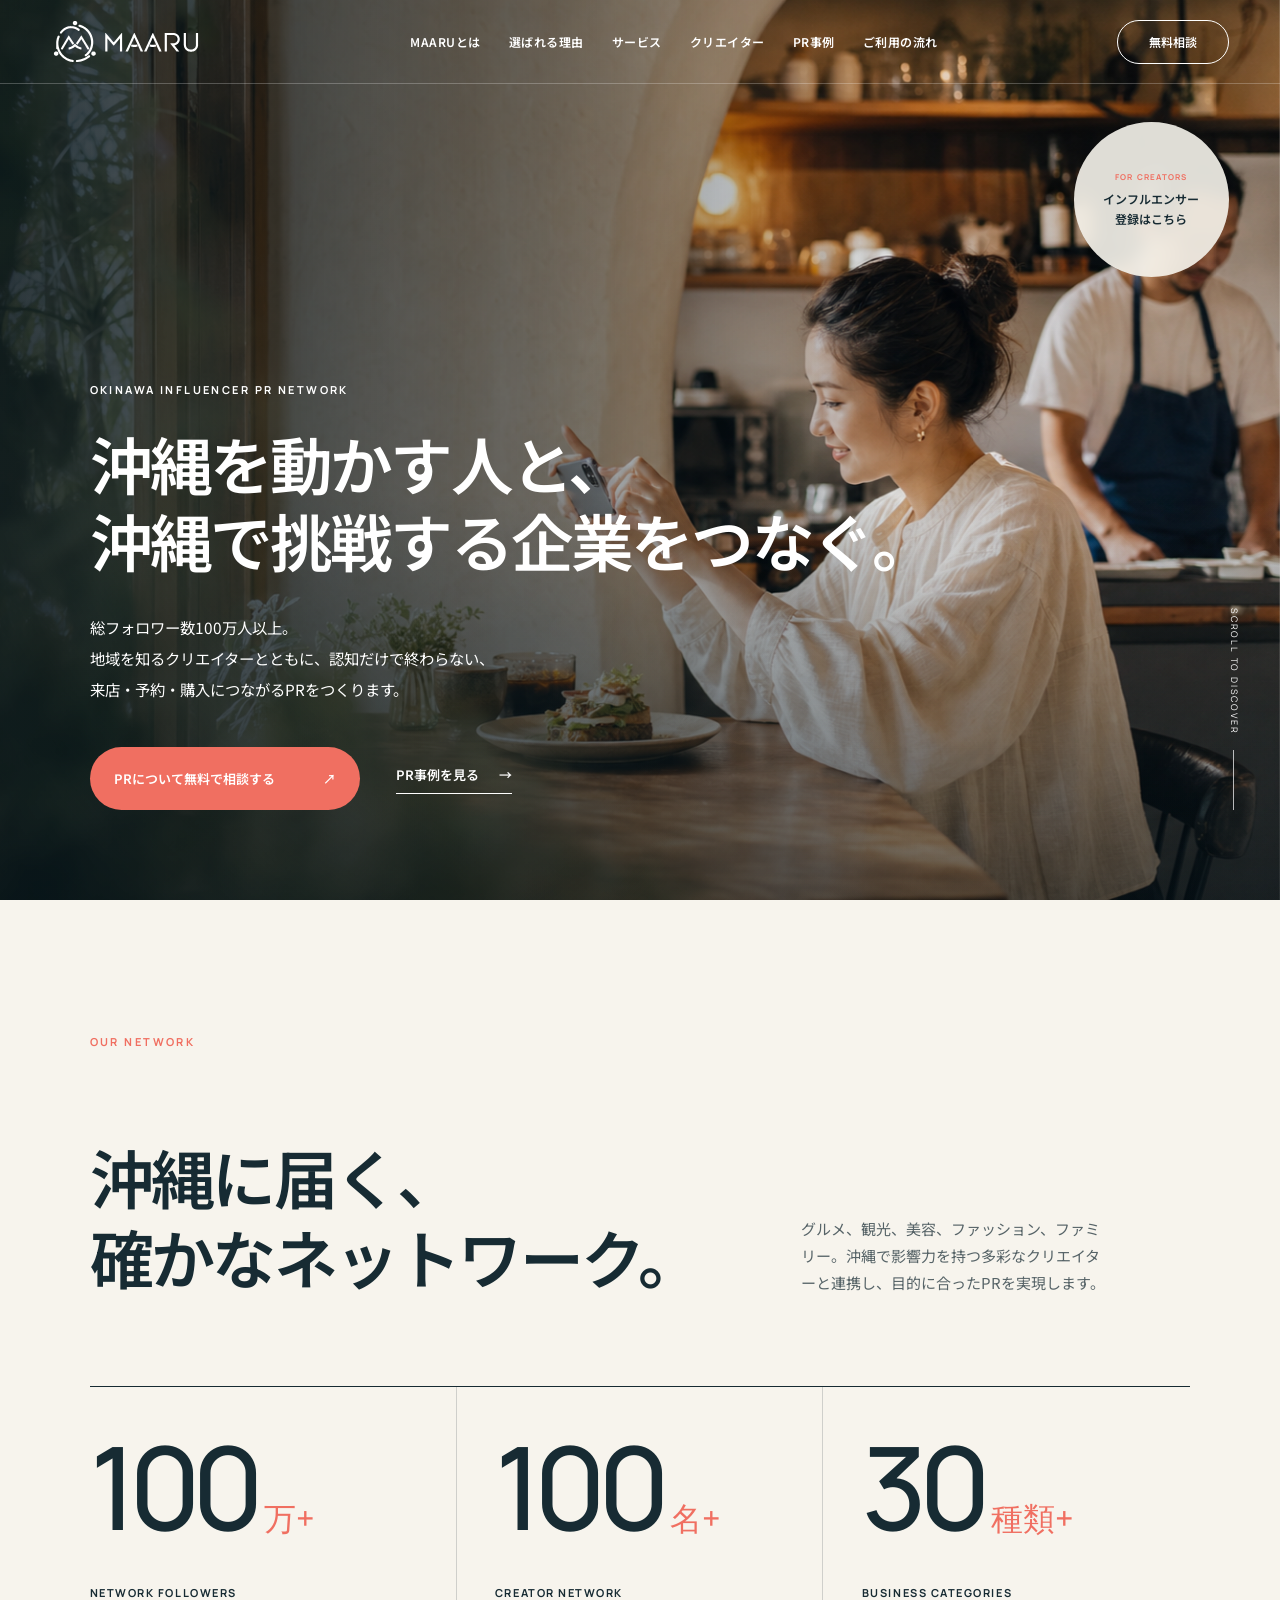
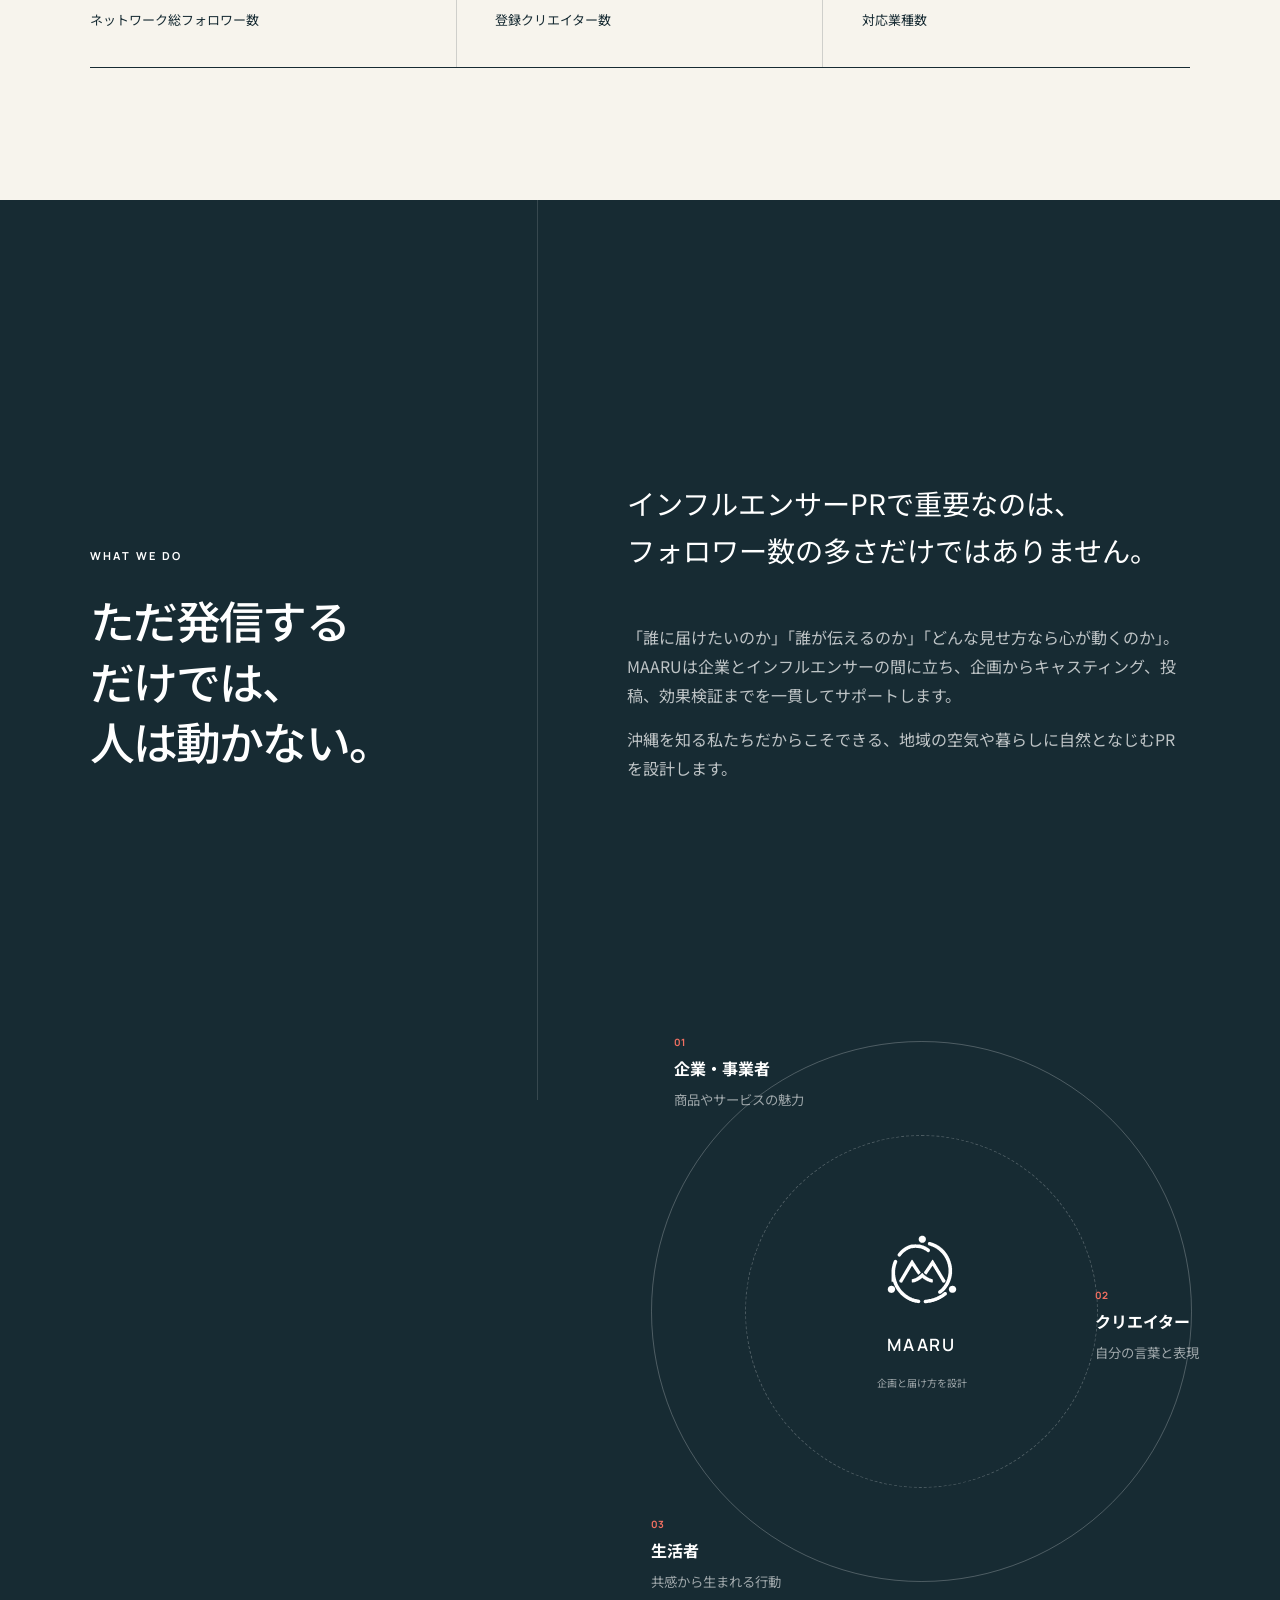
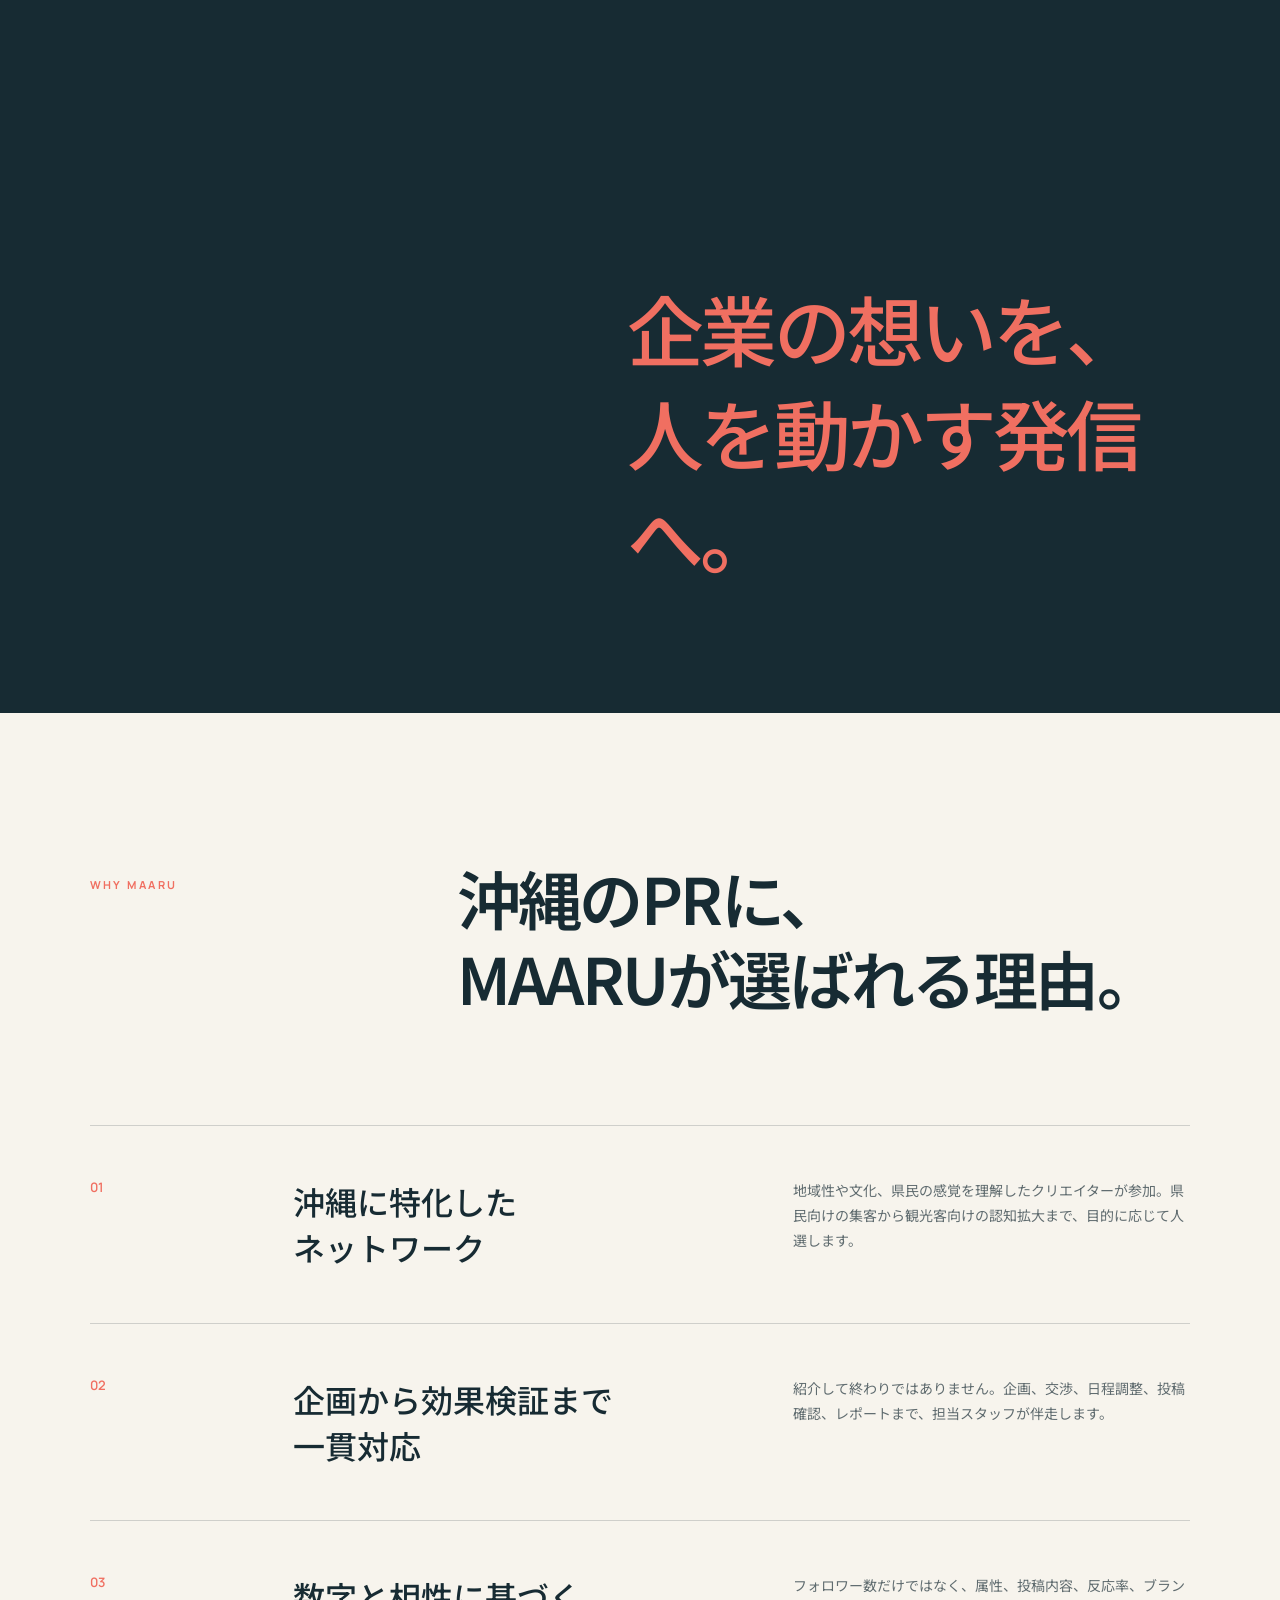
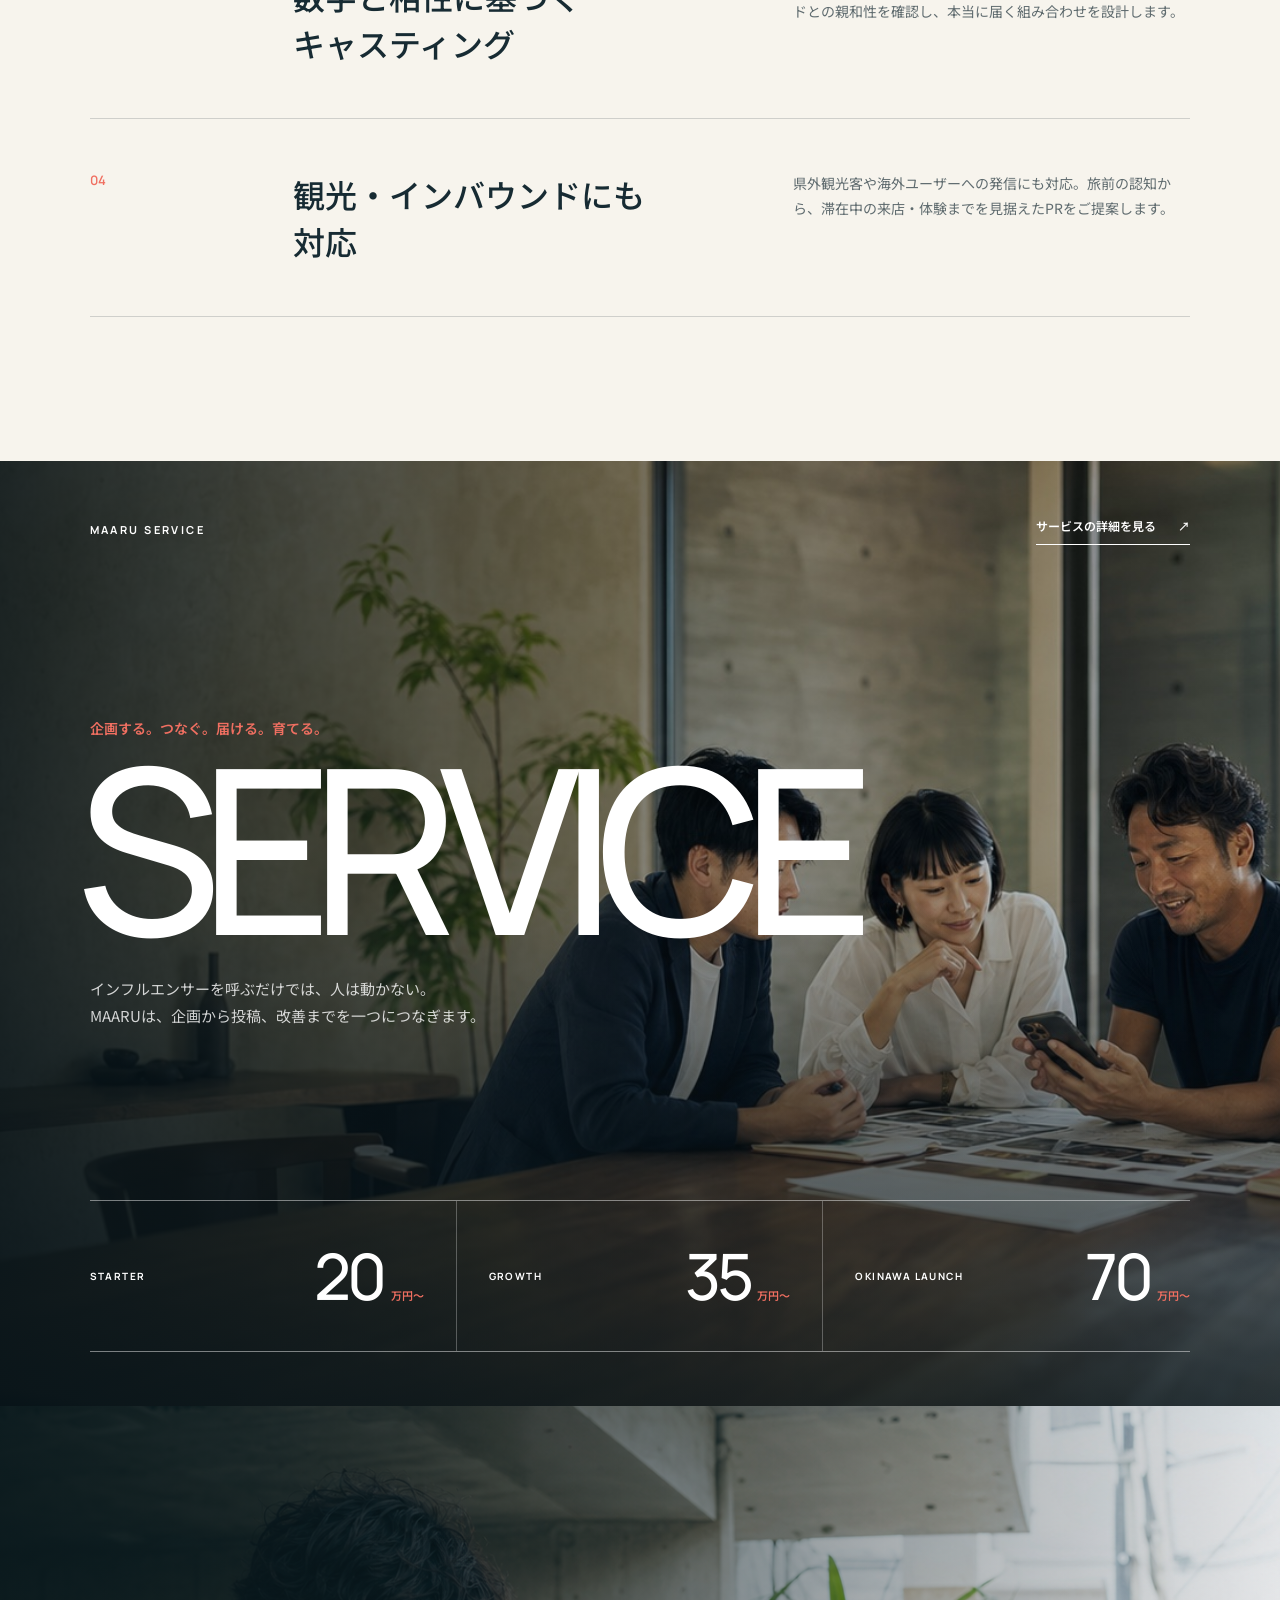
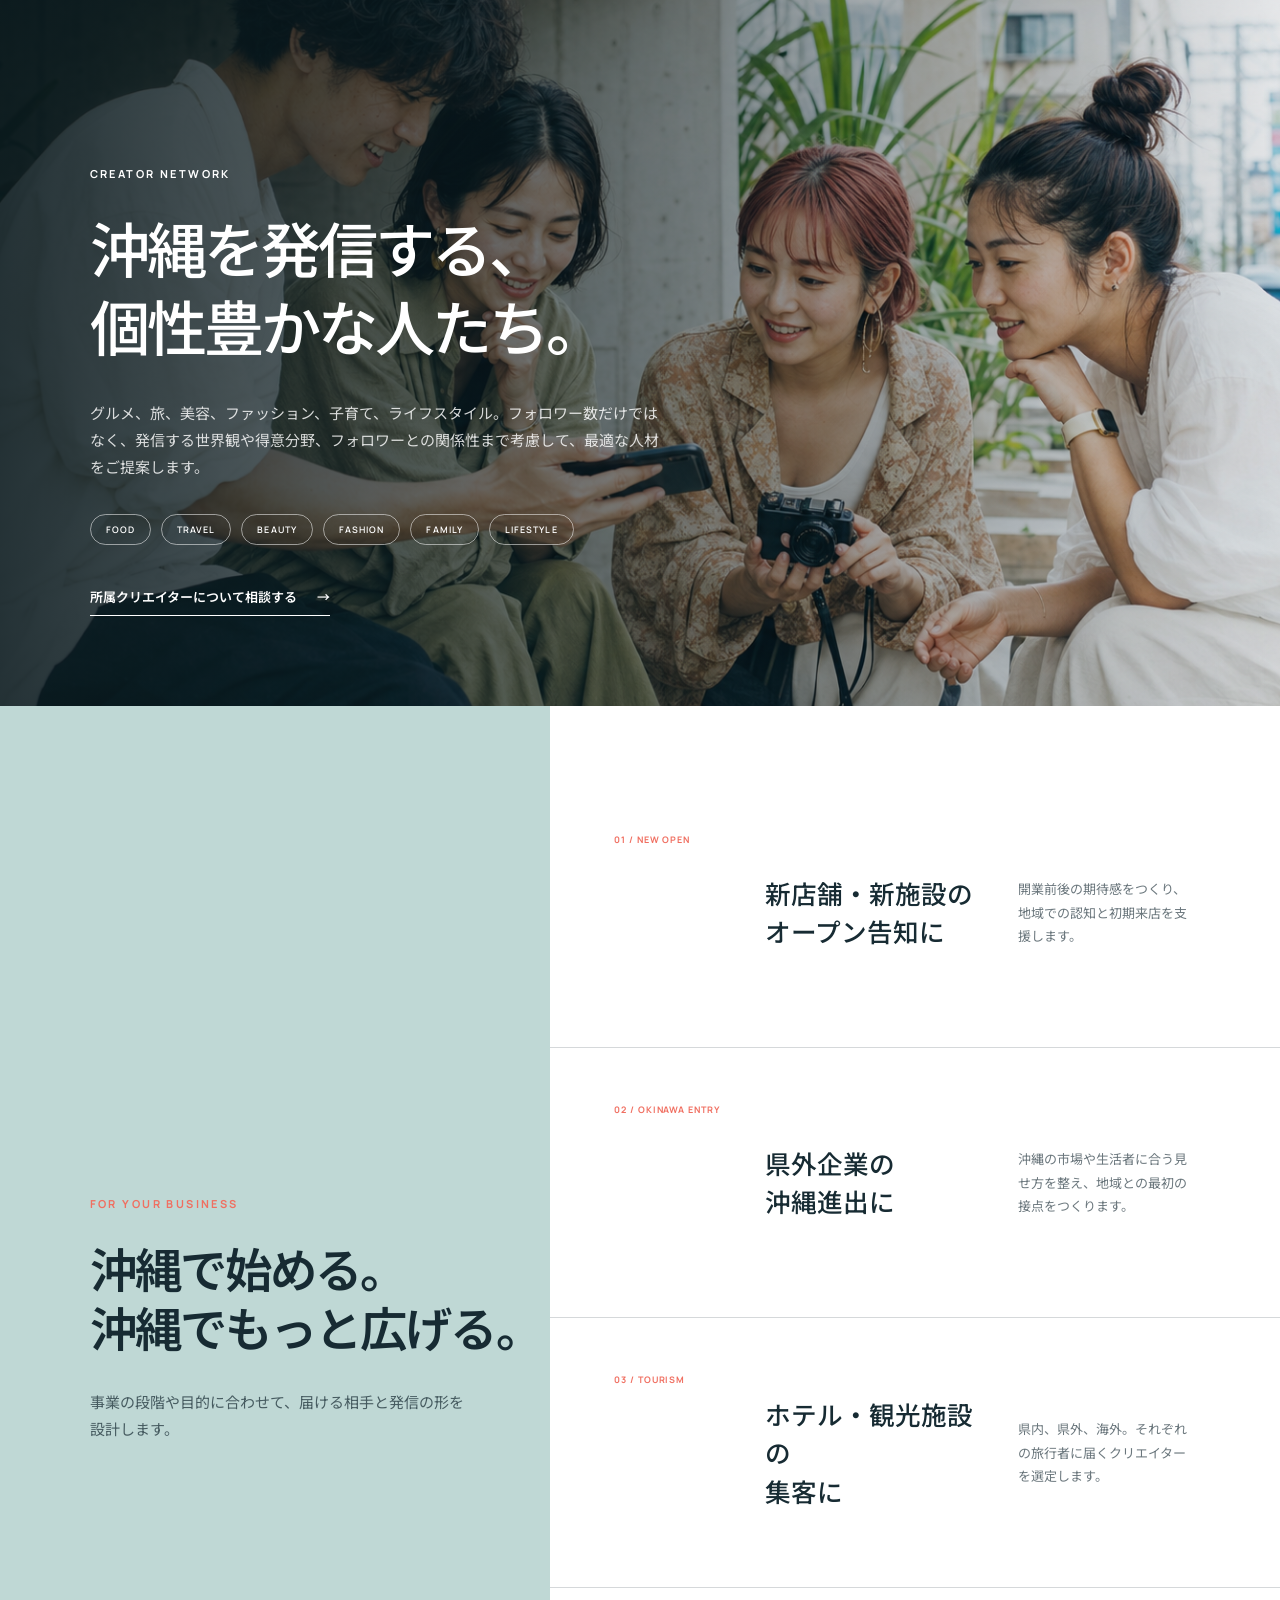
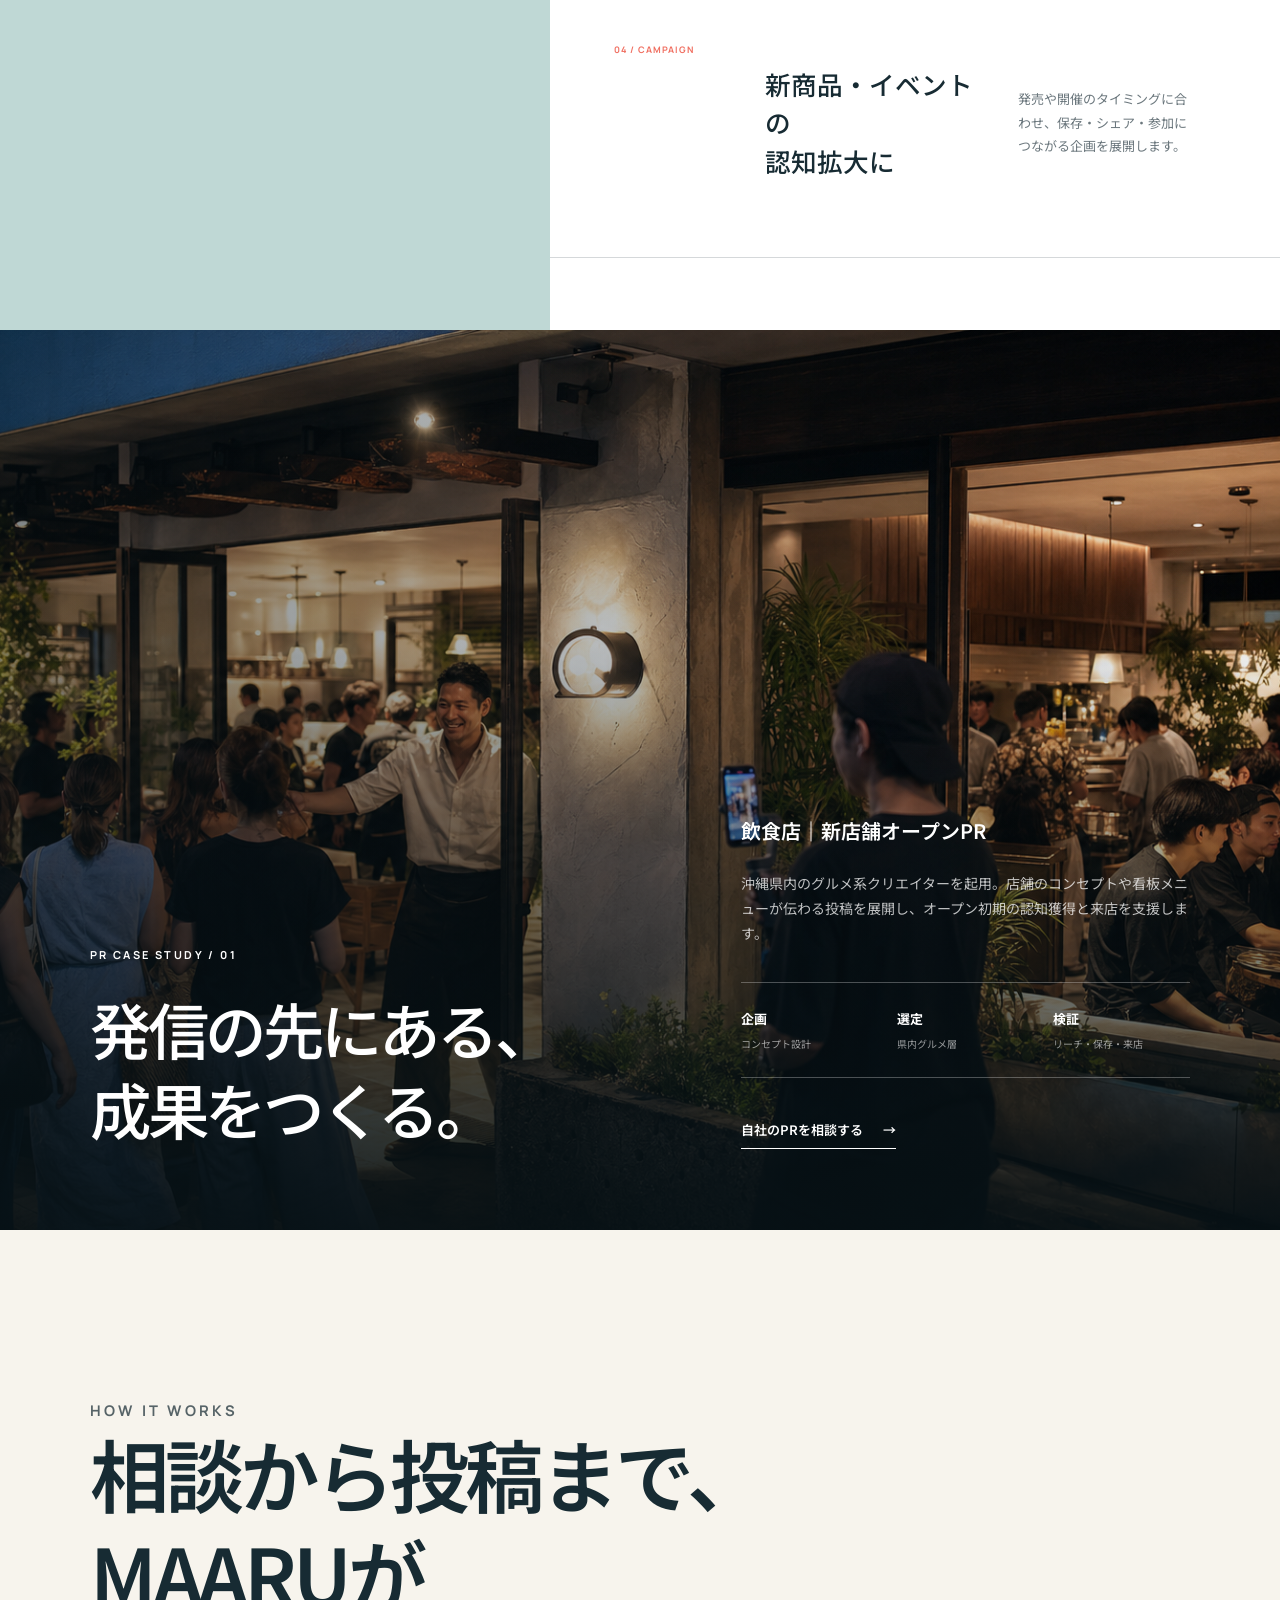
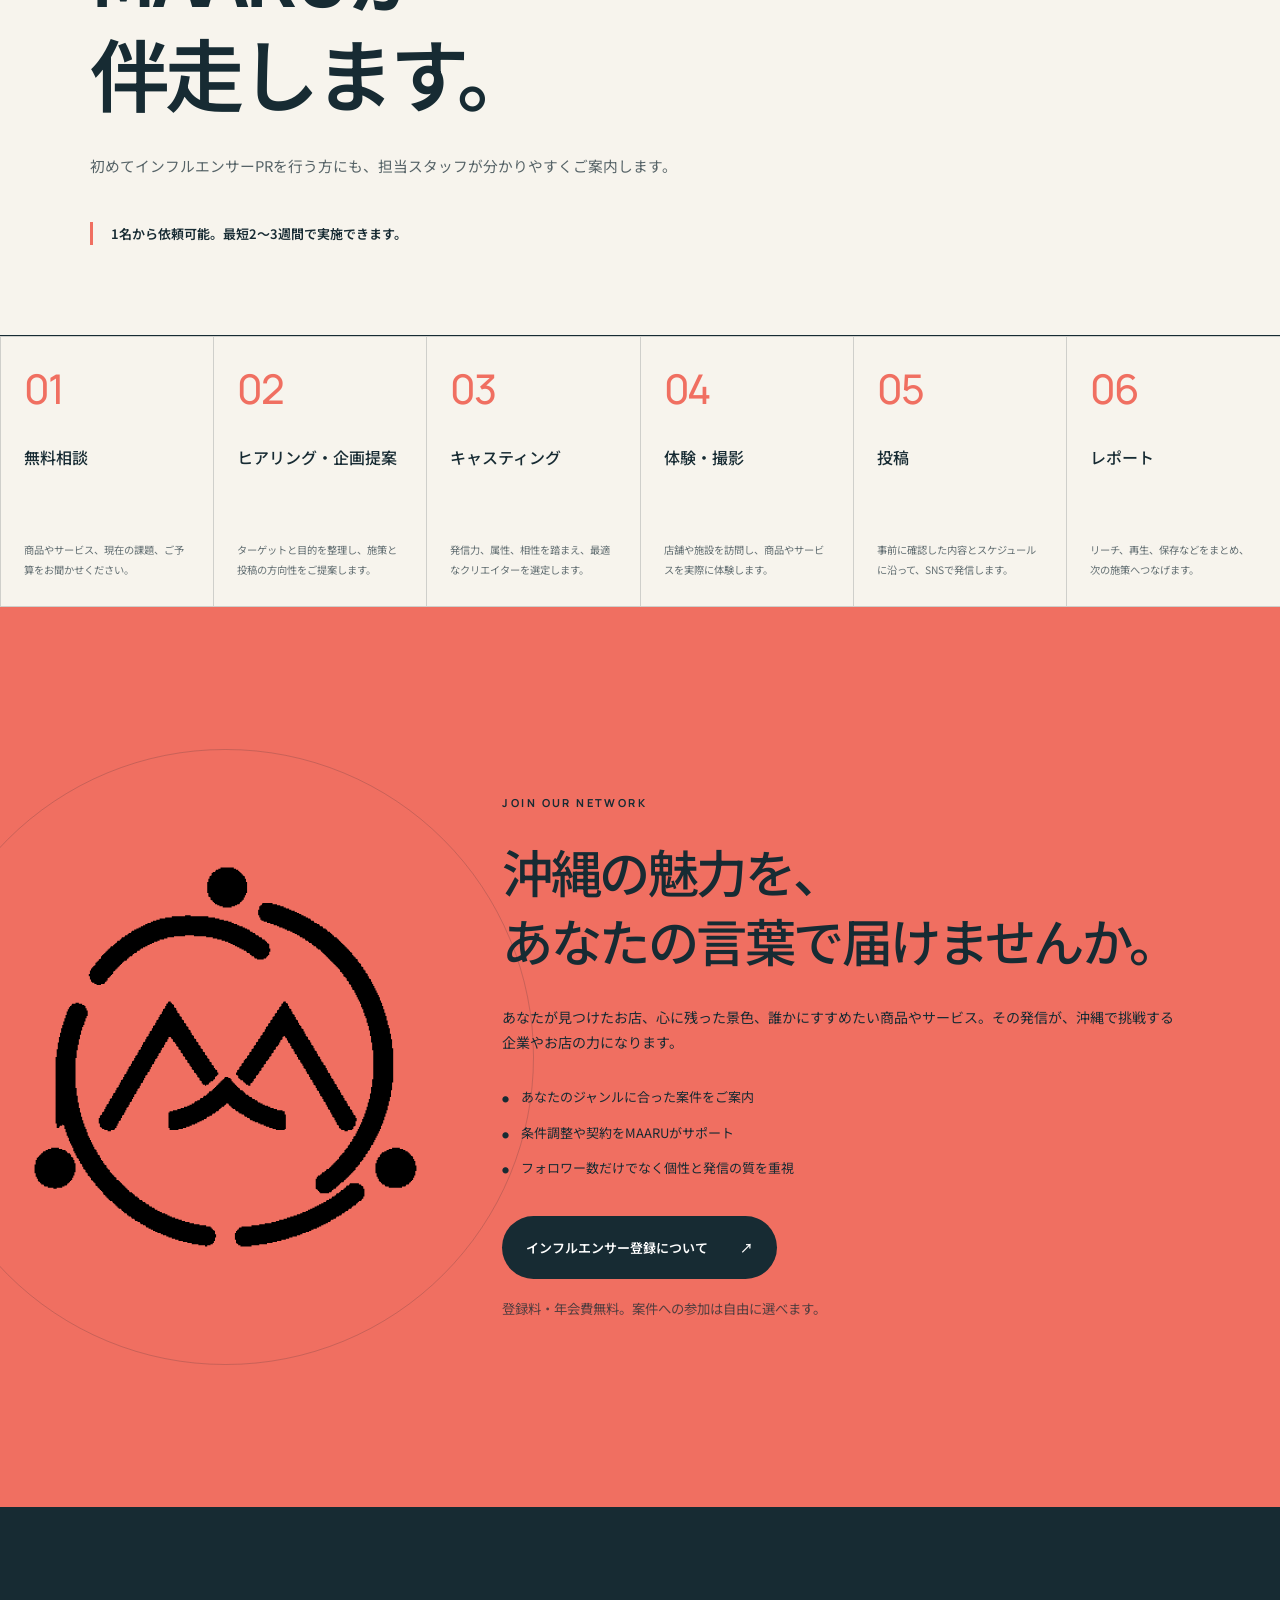
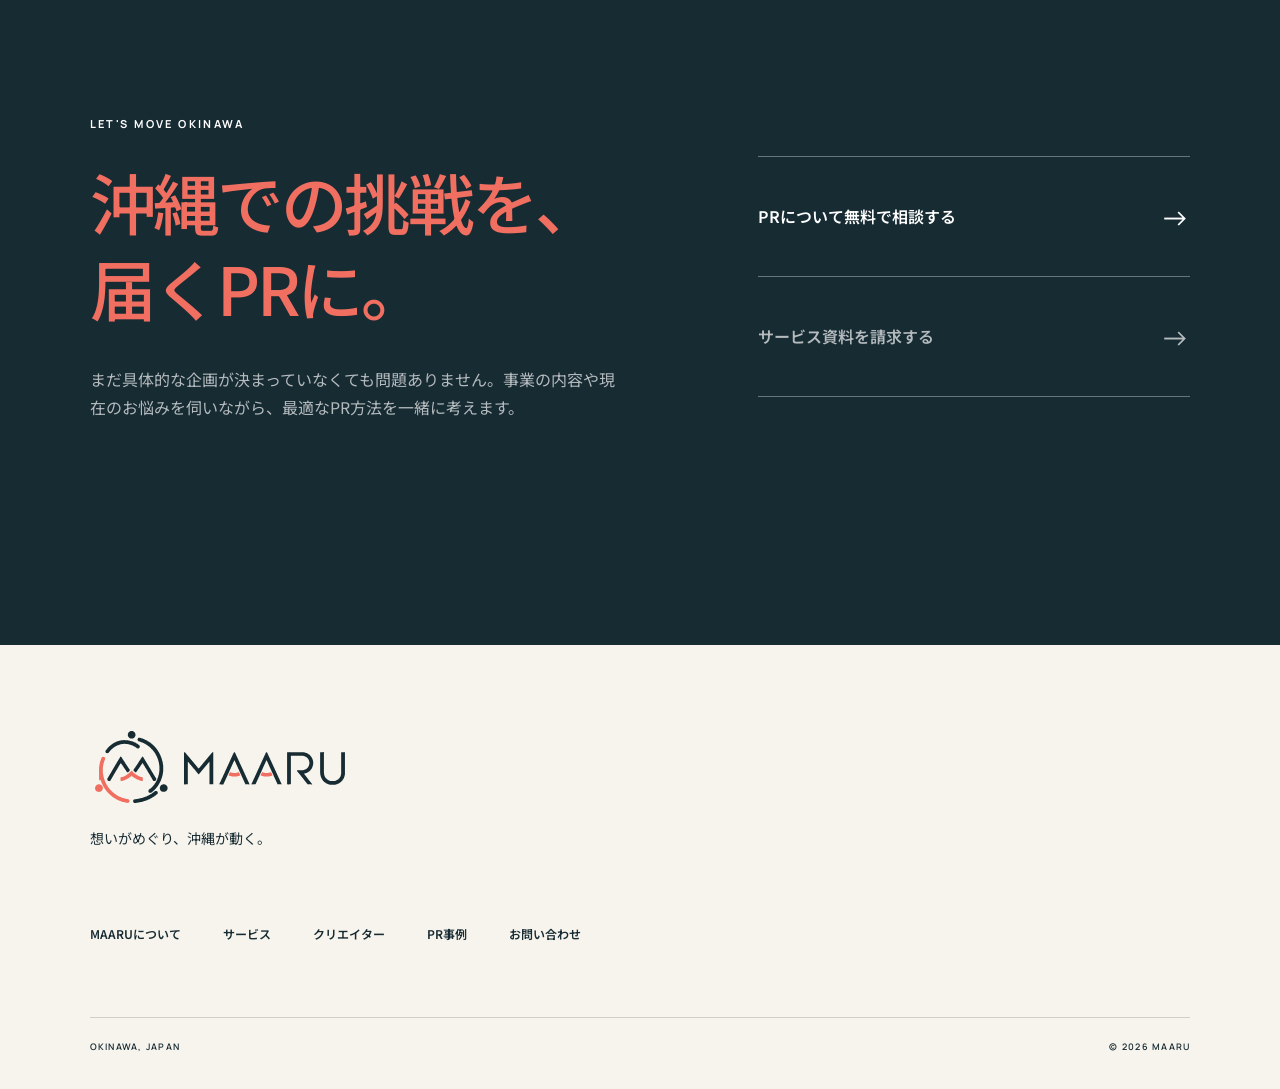
<file: index.html>
<!doctype html>
<html lang="ja">
  <head>
    <meta charset="UTF-8" />
    <meta name="viewport" content="width=device-width, initial-scale=1.0" />
    <meta
      name="description"
      content="MAARUは、沖縄で挑戦する企業と地域を動かすクリエイターをつなぐ、沖縄特化型インフルエンサーPRサービスです。"
    />
    <title>MAARU | 想いがめぐり、沖縄が動く。</title>
    <link rel="preconnect" href="https://fonts.googleapis.com" />
    <link rel="preconnect" href="https://fonts.gstatic.com" crossorigin />
    <link
      href="https://fonts.googleapis.com/css2?family=Manrope:wght@400;500;600;700&amp;family=Noto+Sans+JP:wght@400;500;600;700&amp;display=swap"
      rel="stylesheet"
    />
    <link rel="stylesheet" href="styles.css?v=20260610-2" />
  </head>
  <body>
    <a class="skip-link" href="#main">本文へ移動</a>

    <header class="site-header" data-header>
      <a class="brand" href="#top" aria-label="MAARU トップへ">
        <img src="brand/logo/maaru-logo-horizontal.svg" alt="MAARU" />
      </a>

      <nav class="desktop-nav" aria-label="メインナビゲーション">
        <a href="#about">MAARUとは</a>
        <a href="#strengths">選ばれる理由</a>
        <a href="service.html">サービス</a>
        <a href="#creators">クリエイター</a>
        <a href="#case">PR事例</a>
        <a href="#flow">ご利用の流れ</a>
      </nav>

      <a class="header-cta" href="#contact">無料相談</a>

      <button class="menu-button" type="button" aria-expanded="false" aria-controls="mobile-menu">
        <span></span>
        <span></span>
        <span class="sr-only">メニューを開く</span>
      </button>
    </header>

    <nav class="mobile-menu" id="mobile-menu" aria-label="モバイルナビゲーション">
      <a href="#about">MAARUとは</a>
      <a href="#strengths">選ばれる理由</a>
      <a href="service.html">サービス</a>
      <a href="#creators">クリエイター</a>
      <a href="#case">PR事例</a>
      <a href="#flow">ご利用の流れ</a>
      <a href="#contact">PRについて無料で相談する</a>
      <a href="#creator-entry">インフルエンサー登録</a>
    </nav>

    <main id="main">
      <section class="hero" id="top">
        <div class="hero-media" aria-hidden="true">
          <img src="assets/images/hero-creator-cafe.png" alt="" />
        </div>
        <div class="hero-shade"></div>

        <div class="hero-content">
          <p class="eyebrow hero-eyebrow">OKINAWA INFLUENCER PR NETWORK</p>
          <h1>
            沖縄を動かす人と、<br />
            沖縄で挑戦する企業をつなぐ。
          </h1>
          <p class="hero-lead">
            総フォロワー数100万人以上。<br />
            地域を知るクリエイターとともに、認知だけで終わらない、<br class="desktop-only" />
            来店・予約・購入につながるPRをつくります。
          </p>
          <div class="hero-actions">
            <a class="button button-coral" href="#contact">
              <span>PRについて無料で相談する</span>
              <span aria-hidden="true">↗</span>
            </a>
            <a class="text-link light" href="#case">PR事例を見る <span>→</span></a>
          </div>
        </div>

        <div class="hero-side-note" aria-hidden="true">
          <span>SCROLL TO DISCOVER</span>
          <i></i>
        </div>

        <a class="creator-float" href="#creator-entry">
          <span>FOR CREATORS</span>
          インフルエンサー<br />登録はこちら
        </a>
      </section>

      <section class="intro-numbers" aria-labelledby="numbers-title">
        <div class="section-shell">
          <div class="numbers-heading reveal">
            <p class="eyebrow coral">OUR NETWORK</p>
            <h2 id="numbers-title">沖縄に届く、<br />確かなネットワーク。</h2>
            <p>
              グルメ、観光、美容、ファッション、ファミリー。沖縄で影響力を持つ多彩なクリエイターと連携し、目的に合ったPRを実現します。
            </p>
          </div>

          <div class="numbers-list">
            <div class="number-line reveal">
              <p class="number"><span data-count="100">100</span><small>万+</small></p>
              <div>
                <strong>NETWORK FOLLOWERS</strong>
                <span>ネットワーク総フォロワー数</span>
              </div>
            </div>
            <div class="number-line reveal">
              <p class="number"><span>100</span><small>名+</small></p>
              <div>
                <strong>CREATOR NETWORK</strong>
                <span>登録クリエイター数</span>
              </div>
            </div>
            <div class="number-line reveal">
              <p class="number"><span>30</span><small>種類+</small></p>
              <div>
                <strong>BUSINESS CATEGORIES</strong>
                <span>対応業種数</span>
              </div>
            </div>
          </div>
        </div>
      </section>

      <section class="about" id="about">
        <div class="about-sticky">
          <p class="eyebrow">WHAT WE DO</p>
          <h2>ただ発信する<br />だけでは、<br />人は動かない。</h2>
        </div>

        <div class="about-content">
          <div class="about-copy reveal">
            <p class="large-copy">
              インフルエンサーPRで重要なのは、<br />
              フォロワー数の多さだけではありません。
            </p>
            <p>
              「誰に届けたいのか」「誰が伝えるのか」「どんな見せ方なら心が動くのか」。MAARUは企業とインフルエンサーの間に立ち、企画からキャスティング、投稿、効果検証までを一貫してサポートします。
            </p>
            <p>
              沖縄を知る私たちだからこそできる、地域の空気や暮らしに自然となじむPRを設計します。
            </p>
          </div>

          <div class="ecosystem" aria-label="MAARUのPRエコシステム">
            <div class="orbit orbit-one"></div>
            <div class="orbit orbit-two"></div>
            <div class="ecosystem-center">
              <img src="brand/logo/maaru-symbol.svg" alt="" />
              <strong>MAARU</strong>
              <span>企画と届け方を設計</span>
            </div>
            <div class="ecosystem-node node-company">
              <span>01</span>
              <strong>企業・事業者</strong>
              <small>商品やサービスの魅力</small>
            </div>
            <div class="ecosystem-node node-creator">
              <span>02</span>
              <strong>クリエイター</strong>
              <small>自分の言葉と表現</small>
            </div>
            <div class="ecosystem-node node-people">
              <span>03</span>
              <strong>生活者</strong>
              <small>共感から生まれる行動</small>
            </div>
          </div>

          <p class="about-statement reveal">企業の想いを、<br />人を動かす発信へ。</p>
        </div>
      </section>

      <section class="strengths" id="strengths">
        <div class="strengths-top">
          <p class="eyebrow coral">WHY MAARU</p>
          <h2>沖縄のPRに、<br />MAARUが選ばれる理由。</h2>
        </div>

        <div class="strength-row">
          <div class="strength-index">01</div>
          <h3>沖縄に特化した<br />ネットワーク</h3>
          <p>地域性や文化、県民の感覚を理解したクリエイターが参加。県民向けの集客から観光客向けの認知拡大まで、目的に応じて人選します。</p>
        </div>
        <div class="strength-row">
          <div class="strength-index">02</div>
          <h3>企画から効果検証まで<br />一貫対応</h3>
          <p>紹介して終わりではありません。企画、交渉、日程調整、投稿確認、レポートまで、担当スタッフが伴走します。</p>
        </div>
        <div class="strength-row">
          <div class="strength-index">03</div>
          <h3>数字と相性に基づく<br />キャスティング</h3>
          <p>フォロワー数だけではなく、属性、投稿内容、反応率、ブランドとの親和性を確認し、本当に届く組み合わせを設計します。</p>
        </div>
        <div class="strength-row">
          <div class="strength-index">04</div>
          <h3>観光・インバウンドにも<br />対応</h3>
          <p>県外観光客や海外ユーザーへの発信にも対応。旅前の認知から、滞在中の来店・体験までを見据えたPRをご提案します。</p>
        </div>
      </section>

      <section class="service-preview" id="service" aria-labelledby="service-preview-title">
        <div class="service-preview-media">
          <img src="assets/images/service-strategy-hero.jpg" alt="沖縄の事業者とクリエイターがPR企画を考える様子" />
        </div>
        <div class="service-preview-shade"></div>
        <div class="service-preview-top">
          <p class="eyebrow">MAARU SERVICE</p>
          <a href="service.html">サービスの詳細を見る <span>↗</span></a>
        </div>
        <div class="service-preview-copy">
          <p>企画する。つなぐ。届ける。育てる。</p>
          <h2 id="service-preview-title">SERVICE</h2>
          <p>
            インフルエンサーを呼ぶだけでは、人は動かない。<br />
            MAARUは、企画から投稿、改善までを一つにつなぎます。
          </p>
        </div>
        <div class="service-preview-plans">
          <a href="service.html#plans">
            <span>STARTER</span>
            <strong>20<small>万円〜</small></strong>
          </a>
          <a href="service.html#plans">
            <span>GROWTH</span>
            <strong>35<small>万円〜</small></strong>
          </a>
          <a href="service.html#plans">
            <span>OKINAWA LAUNCH</span>
            <strong>70<small>万円〜</small></strong>
          </a>
        </div>
      </section>

      <section class="creators" id="creators">
        <div class="creators-image">
          <img src="assets/images/creator-network.png" alt="沖縄で活動するクリエイターたち" />
        </div>
        <div class="creators-overlay"></div>
        <div class="creators-content">
          <p class="eyebrow">CREATOR NETWORK</p>
          <h2>沖縄を発信する、<br />個性豊かな人たち。</h2>
          <p>
            グルメ、旅、美容、ファッション、子育て、ライフスタイル。フォロワー数だけではなく、発信する世界観や得意分野、フォロワーとの関係性まで考慮して、最適な人材をご提案します。
          </p>
          <div class="creator-tags" aria-label="対応ジャンル">
            <span>FOOD</span>
            <span>TRAVEL</span>
            <span>BEAUTY</span>
            <span>FASHION</span>
            <span>FAMILY</span>
            <span>LIFESTYLE</span>
          </div>
          <a class="text-link light" href="#contact">所属クリエイターについて相談する <span>→</span></a>
        </div>
      </section>

      <section class="use-cases" aria-labelledby="use-cases-title">
        <div class="use-cases-heading">
          <p class="eyebrow coral">FOR YOUR BUSINESS</p>
          <h2 id="use-cases-title">沖縄で始める。<br />沖縄でもっと広げる。</h2>
          <p>事業の段階や目的に合わせて、届ける相手と発信の形を設計します。</p>
        </div>

        <div class="use-case-list">
          <article>
            <span>01 / NEW OPEN</span>
            <h3>新店舗・新施設の<br />オープン告知に</h3>
            <p>開業前後の期待感をつくり、地域での認知と初期来店を支援します。</p>
          </article>
          <article>
            <span>02 / OKINAWA ENTRY</span>
            <h3>県外企業の<br />沖縄進出に</h3>
            <p>沖縄の市場や生活者に合う見せ方を整え、地域との最初の接点をつくります。</p>
          </article>
          <article>
            <span>03 / TOURISM</span>
            <h3>ホテル・観光施設の<br />集客に</h3>
            <p>県内、県外、海外。それぞれの旅行者に届くクリエイターを選定します。</p>
          </article>
          <article>
            <span>04 / CAMPAIGN</span>
            <h3>新商品・イベントの<br />認知拡大に</h3>
            <p>発売や開催のタイミングに合わせ、保存・シェア・参加につながる企画を展開します。</p>
          </article>
        </div>
      </section>

      <section class="case-study" id="case">
        <div class="case-image">
          <img src="assets/images/case-restaurant-opening.png" alt="飲食店オープニングPRのイメージ" />
        </div>
        <div class="case-gradient"></div>
        <div class="case-content">
          <div class="case-title">
            <p class="eyebrow">PR CASE STUDY / 01</p>
            <h2>発信の先にある、<br />成果をつくる。</h2>
          </div>
          <div class="case-detail">
            <p class="case-category">飲食店｜新店舗オープンPR</p>
            <p>
              沖縄県内のグルメ系クリエイターを起用。店舗のコンセプトや看板メニューが伝わる投稿を展開し、オープン初期の認知獲得と来店を支援します。
            </p>
            <div class="case-metrics">
              <div><strong>企画</strong><span>コンセプト設計</span></div>
              <div><strong>選定</strong><span>県内グルメ層</span></div>
              <div><strong>検証</strong><span>リーチ・保存・来店</span></div>
            </div>
            <a class="text-link light" href="#contact">自社のPRを相談する <span>→</span></a>
          </div>
        </div>
      </section>

      <section class="flow" id="flow">
        <div class="flow-heading">
          <p class="eyebrow coral">HOW IT WORKS</p>
          <h2>相談から投稿まで、<br />MAARUが<br />伴走します。</h2>
          <p>初めてインフルエンサーPRを行う方にも、担当スタッフが分かりやすくご案内します。</p>
          <p class="flow-note">1名から依頼可能。最短2〜3週間で実施できます。</p>
        </div>

        <ol class="flow-list">
          <li>
            <span>01</span>
            <div><h3>無料相談</h3><p>商品やサービス、現在の課題、ご予算をお聞かせください。</p></div>
          </li>
          <li>
            <span>02</span>
            <div><h3>ヒアリング・企画提案</h3><p>ターゲットと目的を整理し、施策と投稿の方向性をご提案します。</p></div>
          </li>
          <li>
            <span>03</span>
            <div><h3>キャスティング</h3><p>発信力、属性、相性を踏まえ、最適なクリエイターを選定します。</p></div>
          </li>
          <li>
            <span>04</span>
            <div><h3>体験・撮影</h3><p>店舗や施設を訪問し、商品やサービスを実際に体験します。</p></div>
          </li>
          <li>
            <span>05</span>
            <div><h3>投稿</h3><p>事前に確認した内容とスケジュールに沿って、SNSで発信します。</p></div>
          </li>
          <li>
            <span>06</span>
            <div><h3>レポート</h3><p>リーチ、再生、保存などをまとめ、次の施策へつなげます。</p></div>
          </li>
        </ol>
      </section>

      <section class="creator-entry" id="creator-entry">
        <div class="creator-entry-mark" aria-hidden="true">
          <img src="brand/logo/maaru-symbol.svg" alt="" />
        </div>
        <div class="creator-entry-content">
          <p class="eyebrow">JOIN OUR NETWORK</p>
          <h2>沖縄の魅力を、<br />あなたの言葉で届けませんか。</h2>
          <p>
            あなたが見つけたお店、心に残った景色、誰かにすすめたい商品やサービス。その発信が、沖縄で挑戦する企業やお店の力になります。
          </p>
          <ul>
            <li>あなたのジャンルに合った案件をご案内</li>
            <li>条件調整や契約をMAARUがサポート</li>
            <li>フォロワー数だけでなく個性と発信の質を重視</li>
          </ul>
          <a class="button button-ink" href="#contact">
            <span>インフルエンサー登録について</span>
            <span aria-hidden="true">↗</span>
          </a>
          <small>登録料・年会費無料。案件への参加は自由に選べます。</small>
        </div>
      </section>

      <section class="contact" id="contact">
        <div class="contact-copy">
          <p class="eyebrow">LET'S MOVE OKINAWA</p>
          <h2>沖縄での挑戦を、<br />届くPRに。</h2>
          <p>
            まだ具体的な企画が決まっていなくても問題ありません。事業の内容や現在のお悩みを伺いながら、最適なPR方法を一緒に考えます。
          </p>
        </div>
        <div class="contact-actions">
          <a class="contact-link" href="mailto:info@maaru.com">
            <span>PRについて無料で相談する</span>
            <strong>→</strong>
          </a>
          <a class="contact-link secondary" href="mailto:info@maaru.com?subject=MAARU資料請求">
            <span>サービス資料を請求する</span>
            <strong>→</strong>
          </a>
        </div>
      </section>
    </main>

    <footer class="site-footer">
      <div class="footer-brand">
        <img src="brand/logo/maaru-logo-horizontal.svg" alt="MAARU" />
        <p>想いがめぐり、沖縄が動く。</p>
      </div>
      <div class="footer-links">
        <a href="#about">MAARUについて</a>
        <a href="service.html">サービス</a>
        <a href="#creators">クリエイター</a>
        <a href="#case">PR事例</a>
        <a href="#contact">お問い合わせ</a>
      </div>
      <div class="footer-bottom">
        <span>OKINAWA, JAPAN</span>
        <span>© 2026 MAARU</span>
      </div>
    </footer>

    <script src="script.js"></script>
  </body>
</html>
</file>
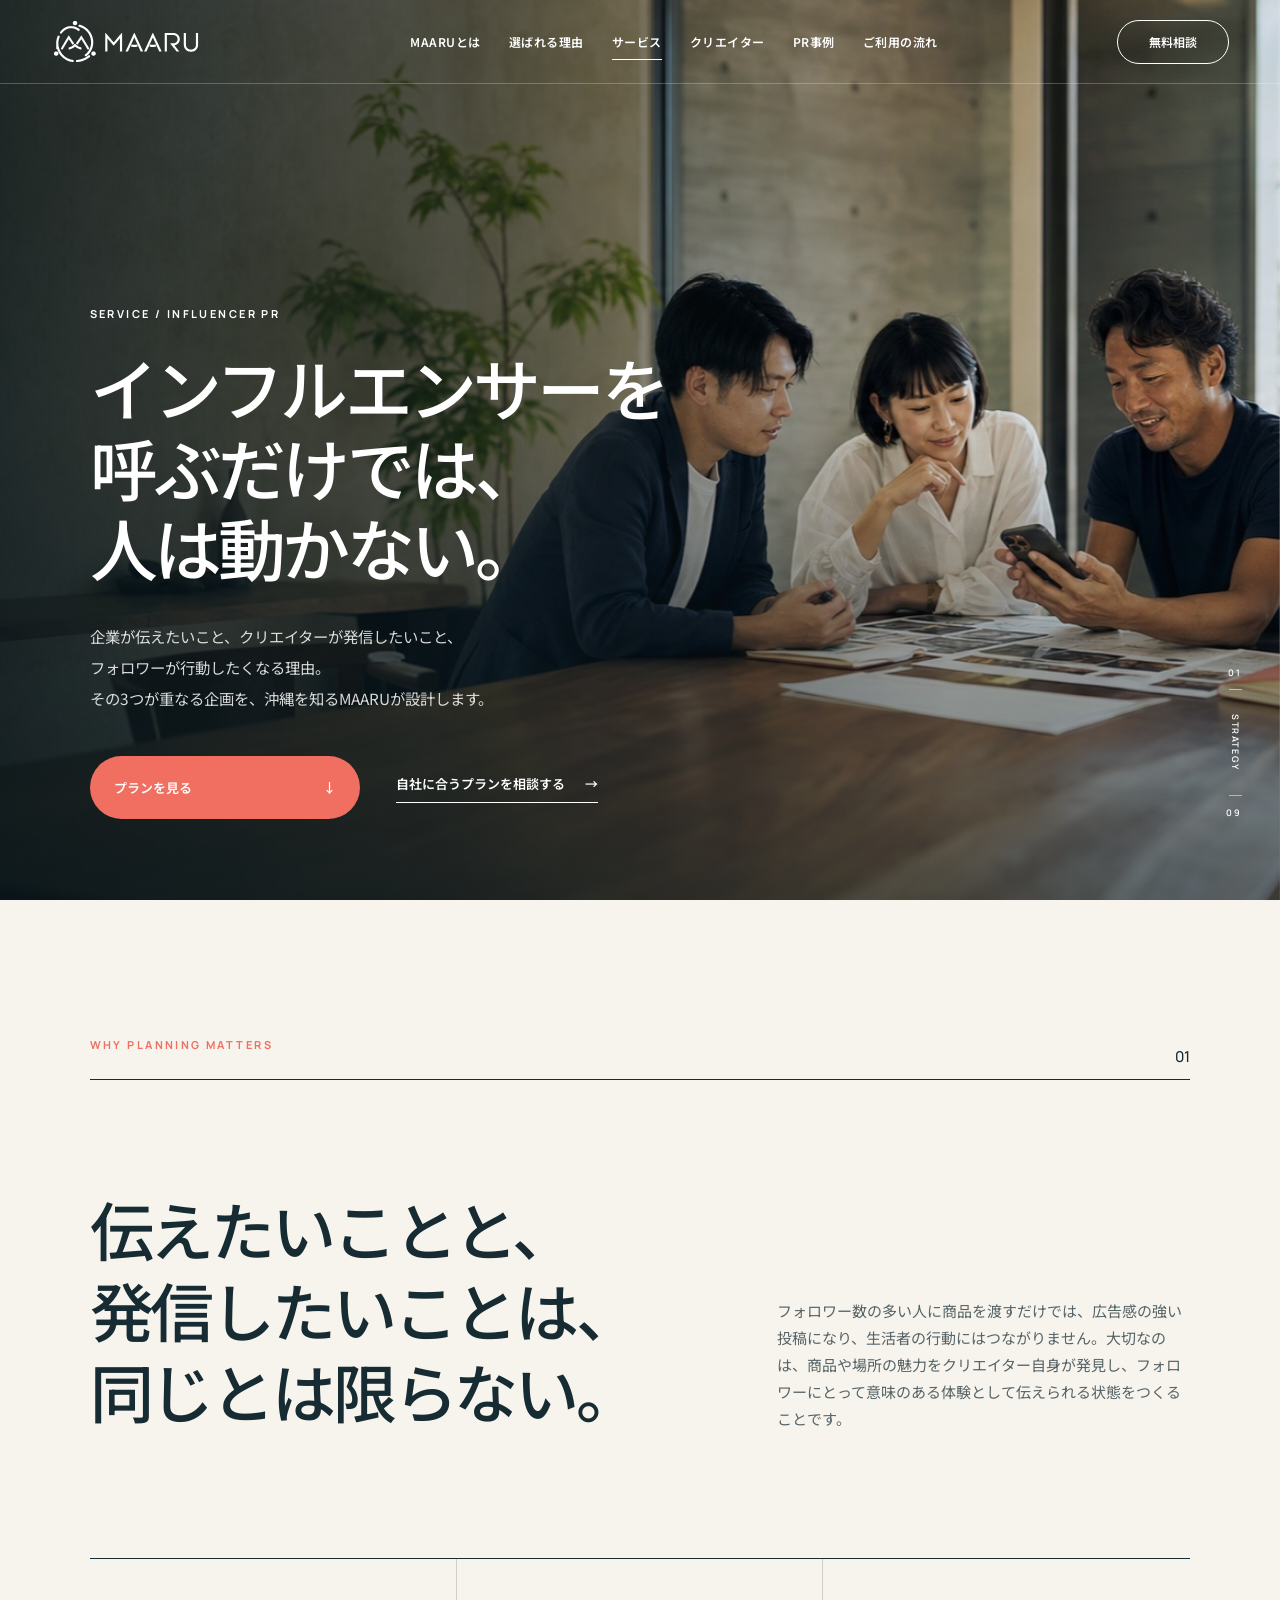
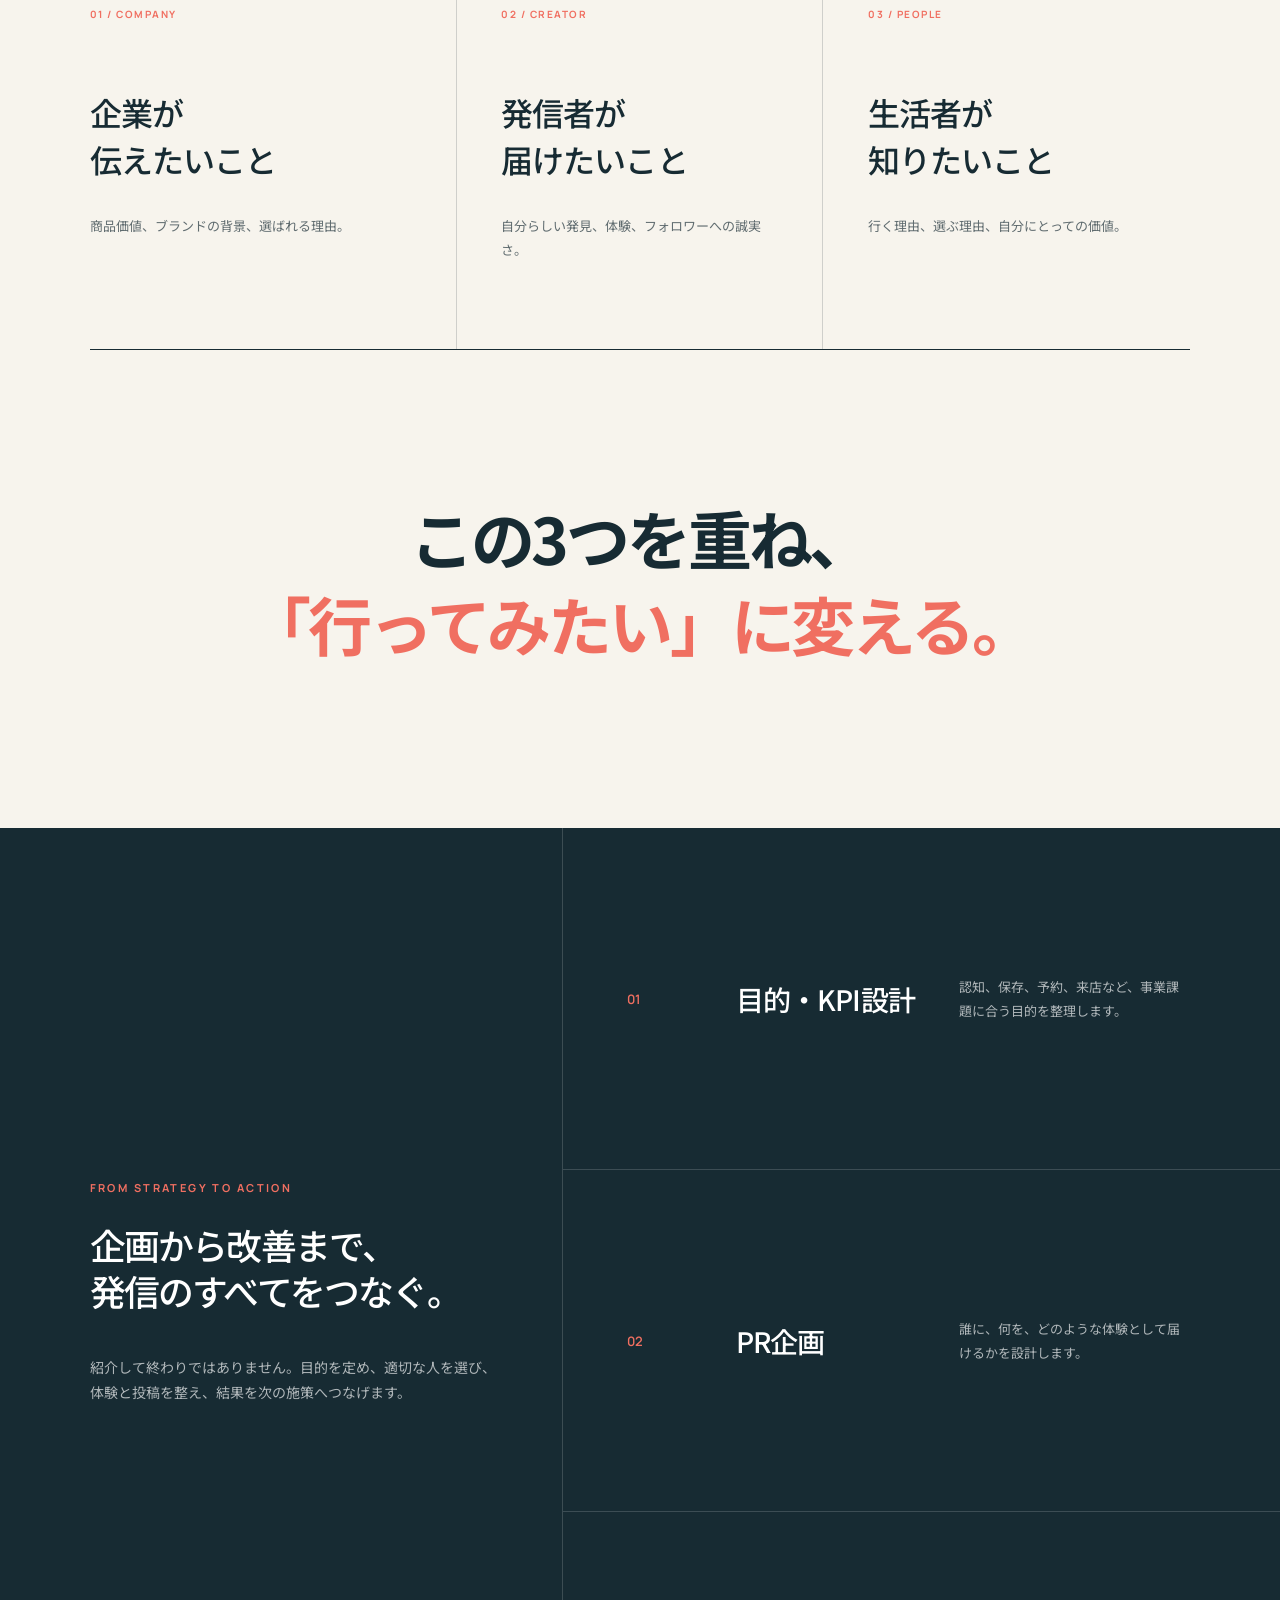
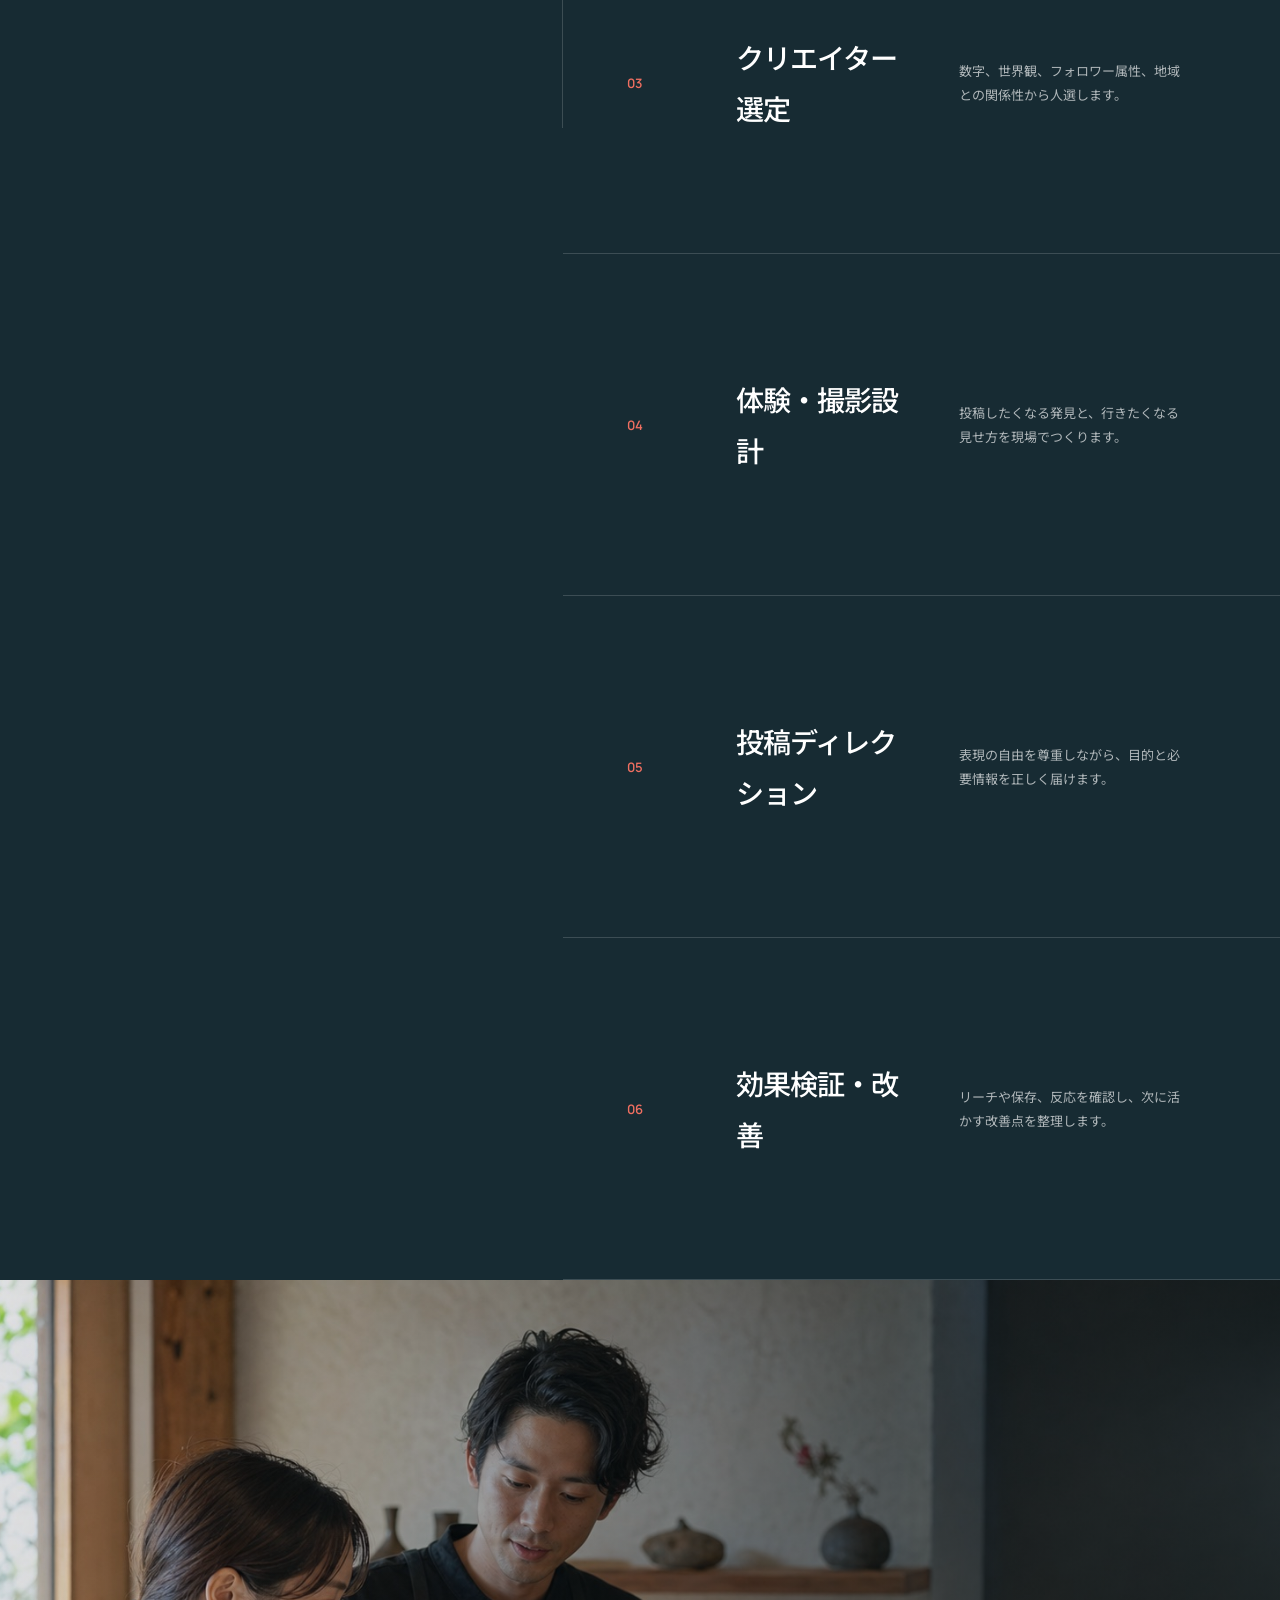
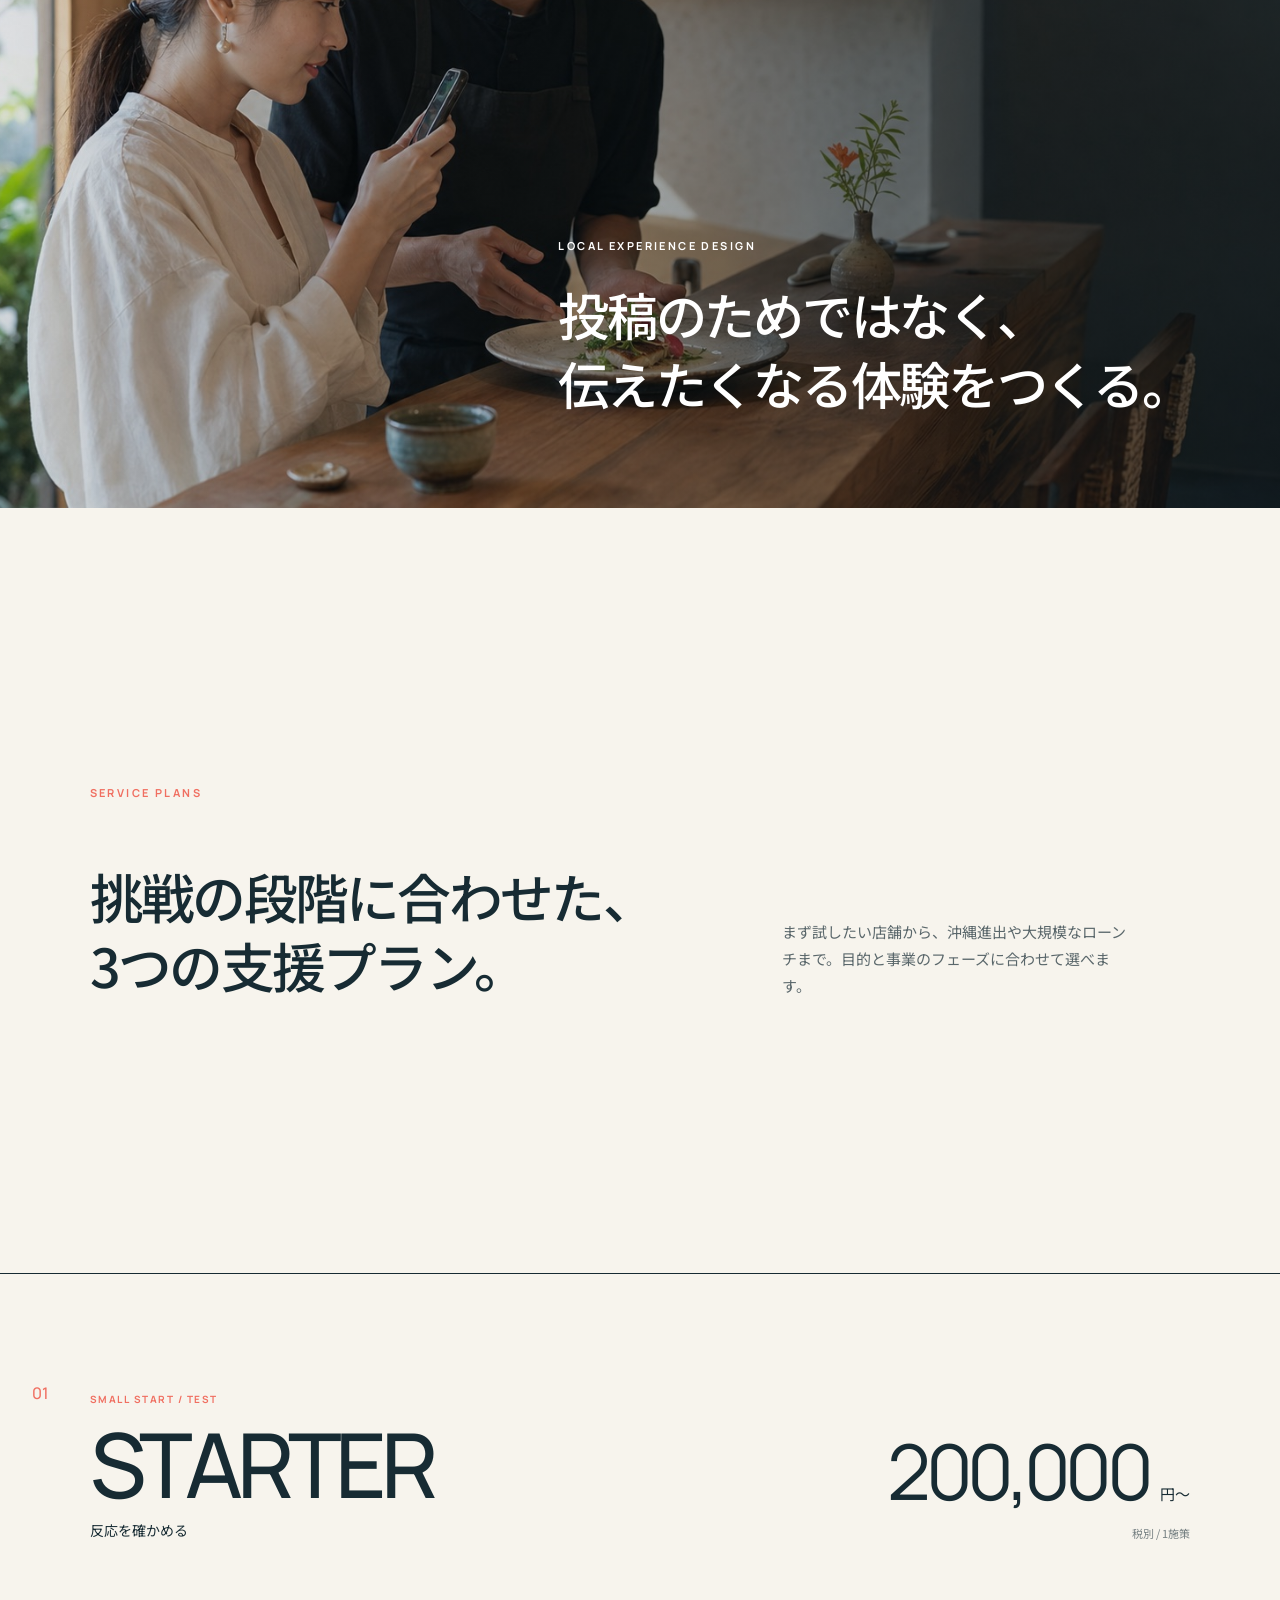
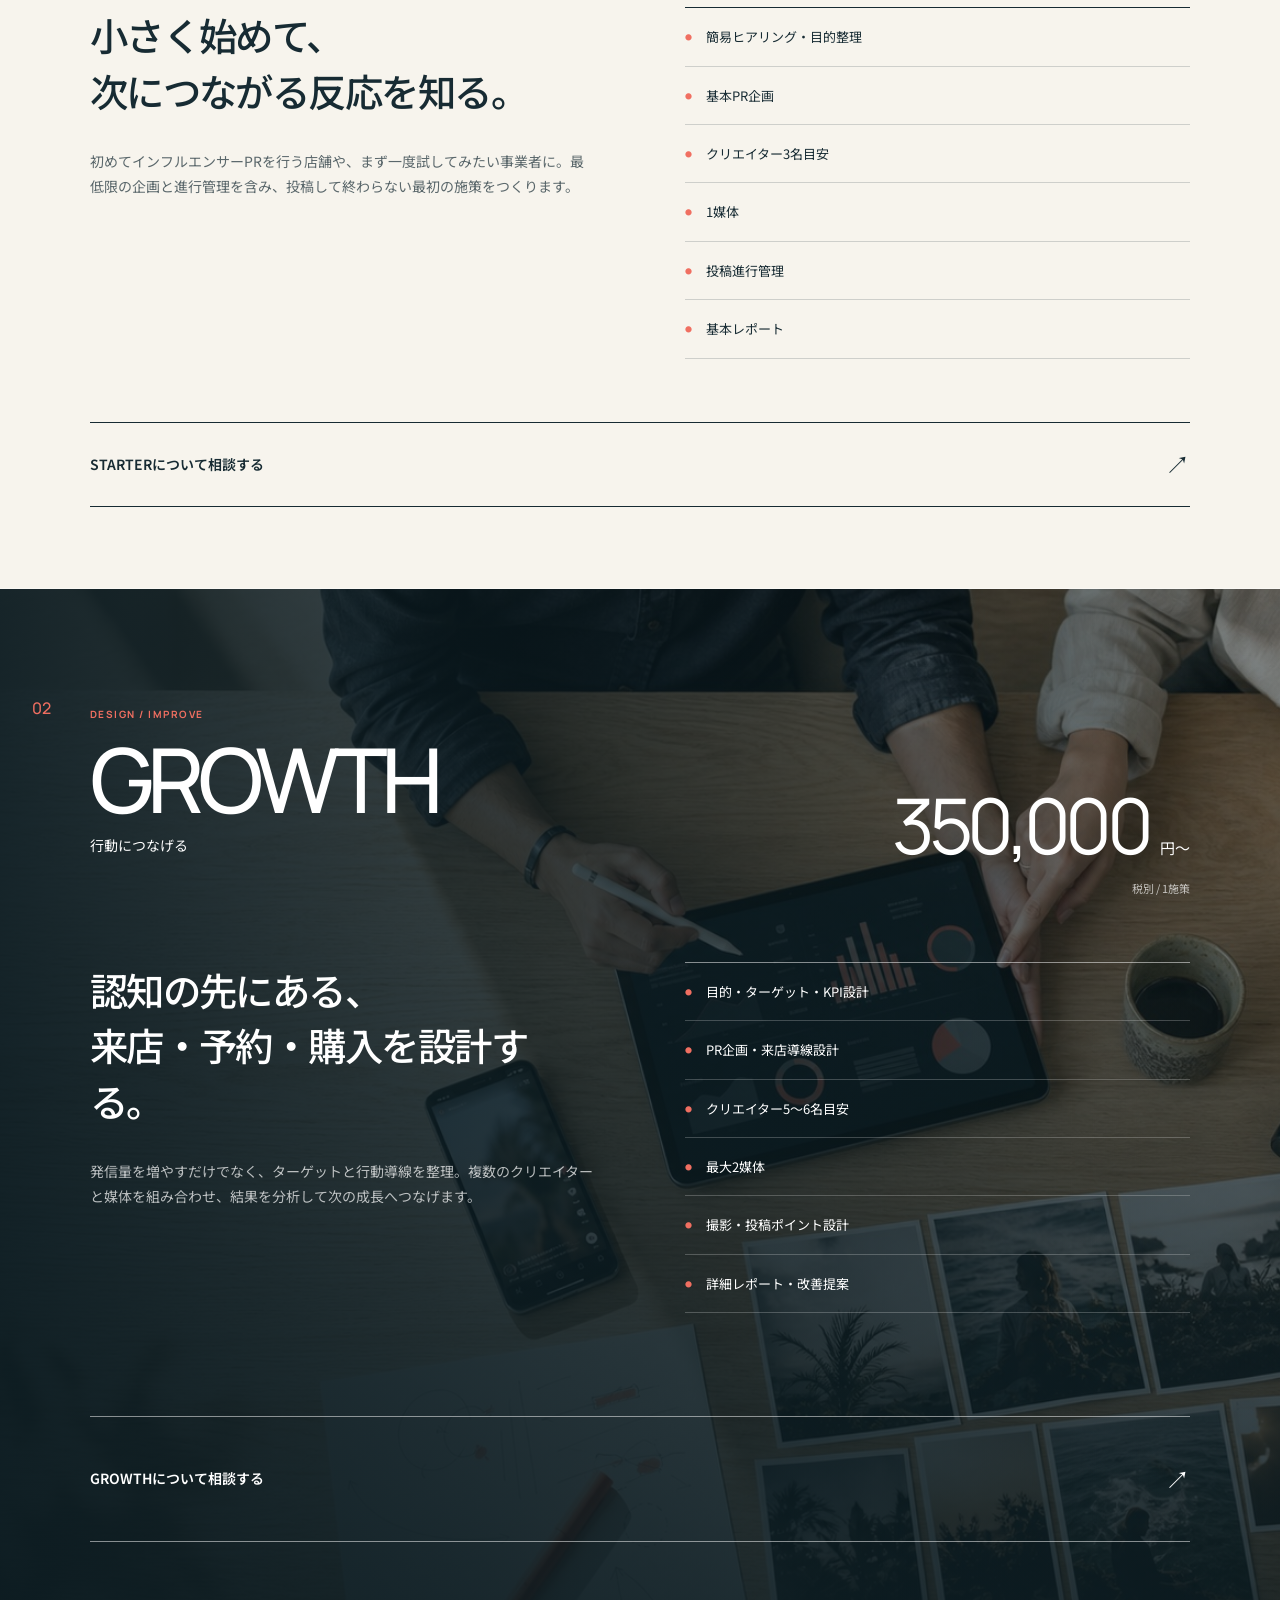
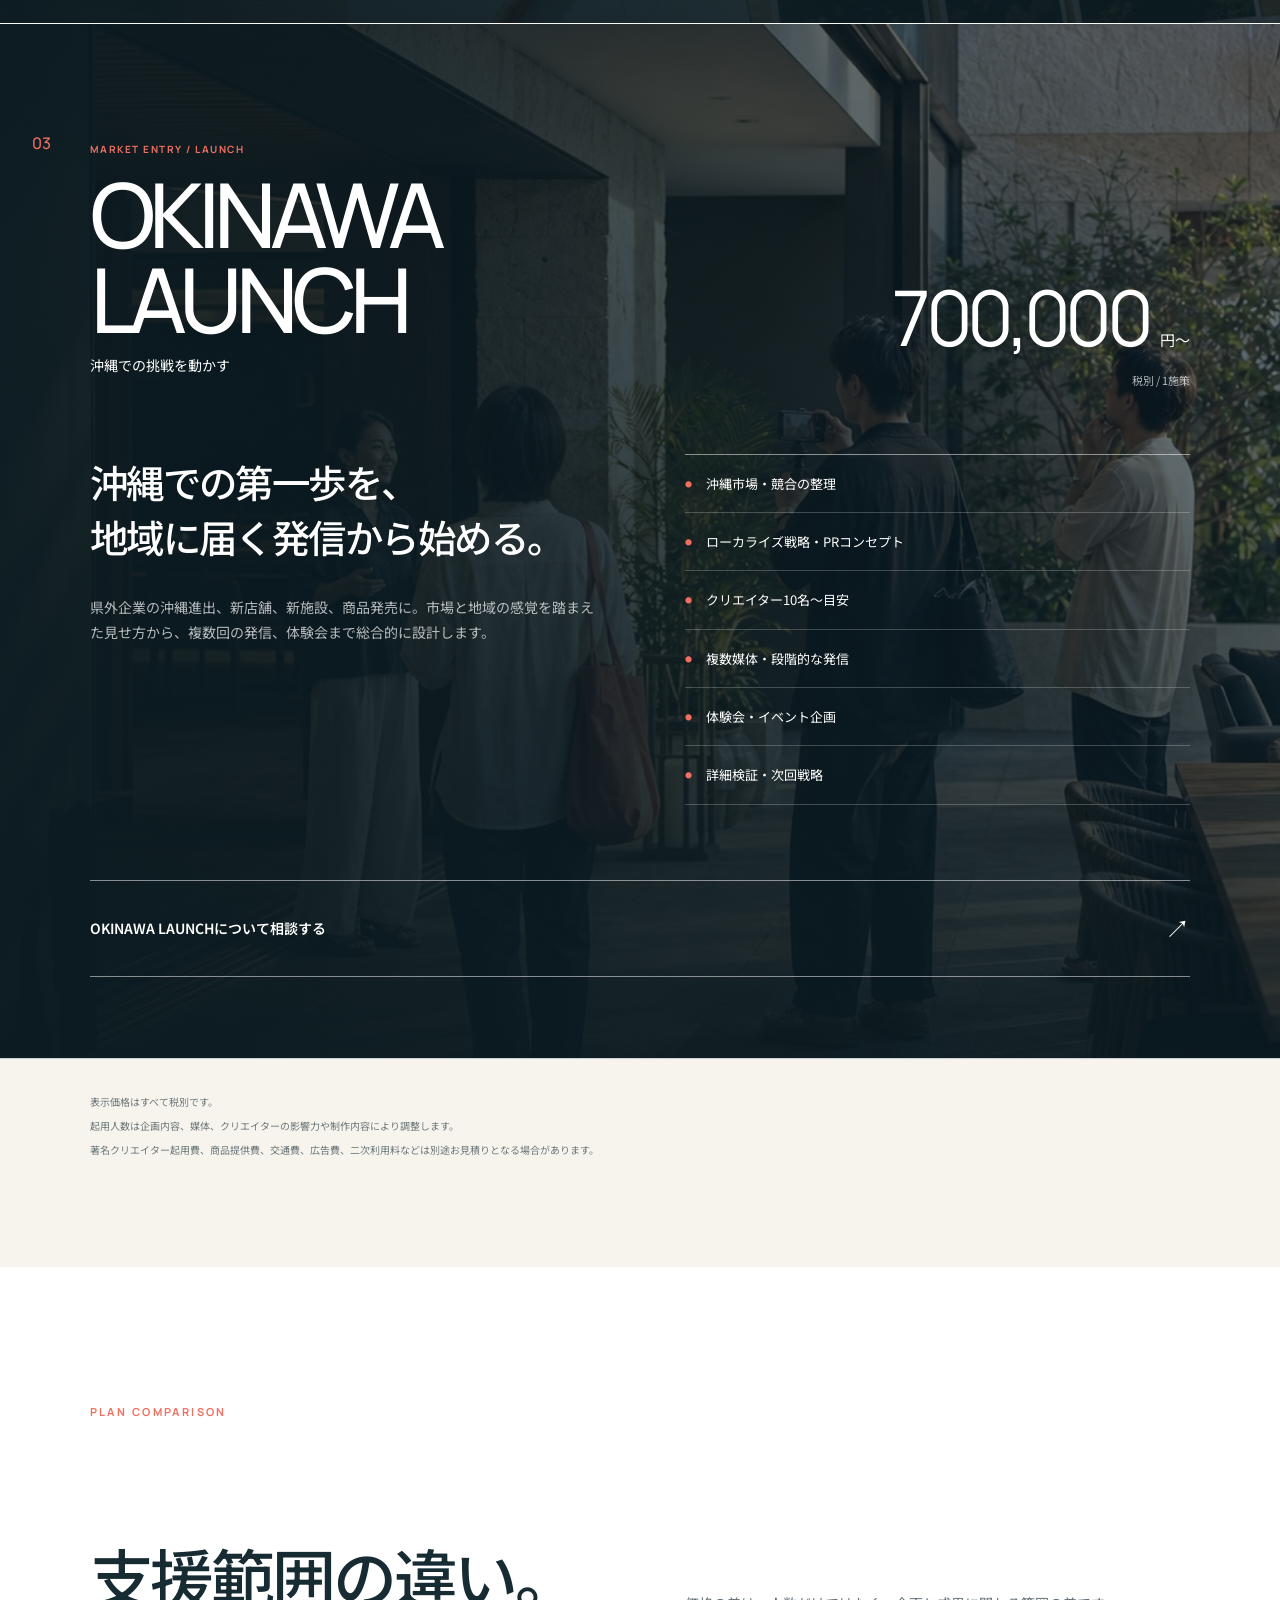
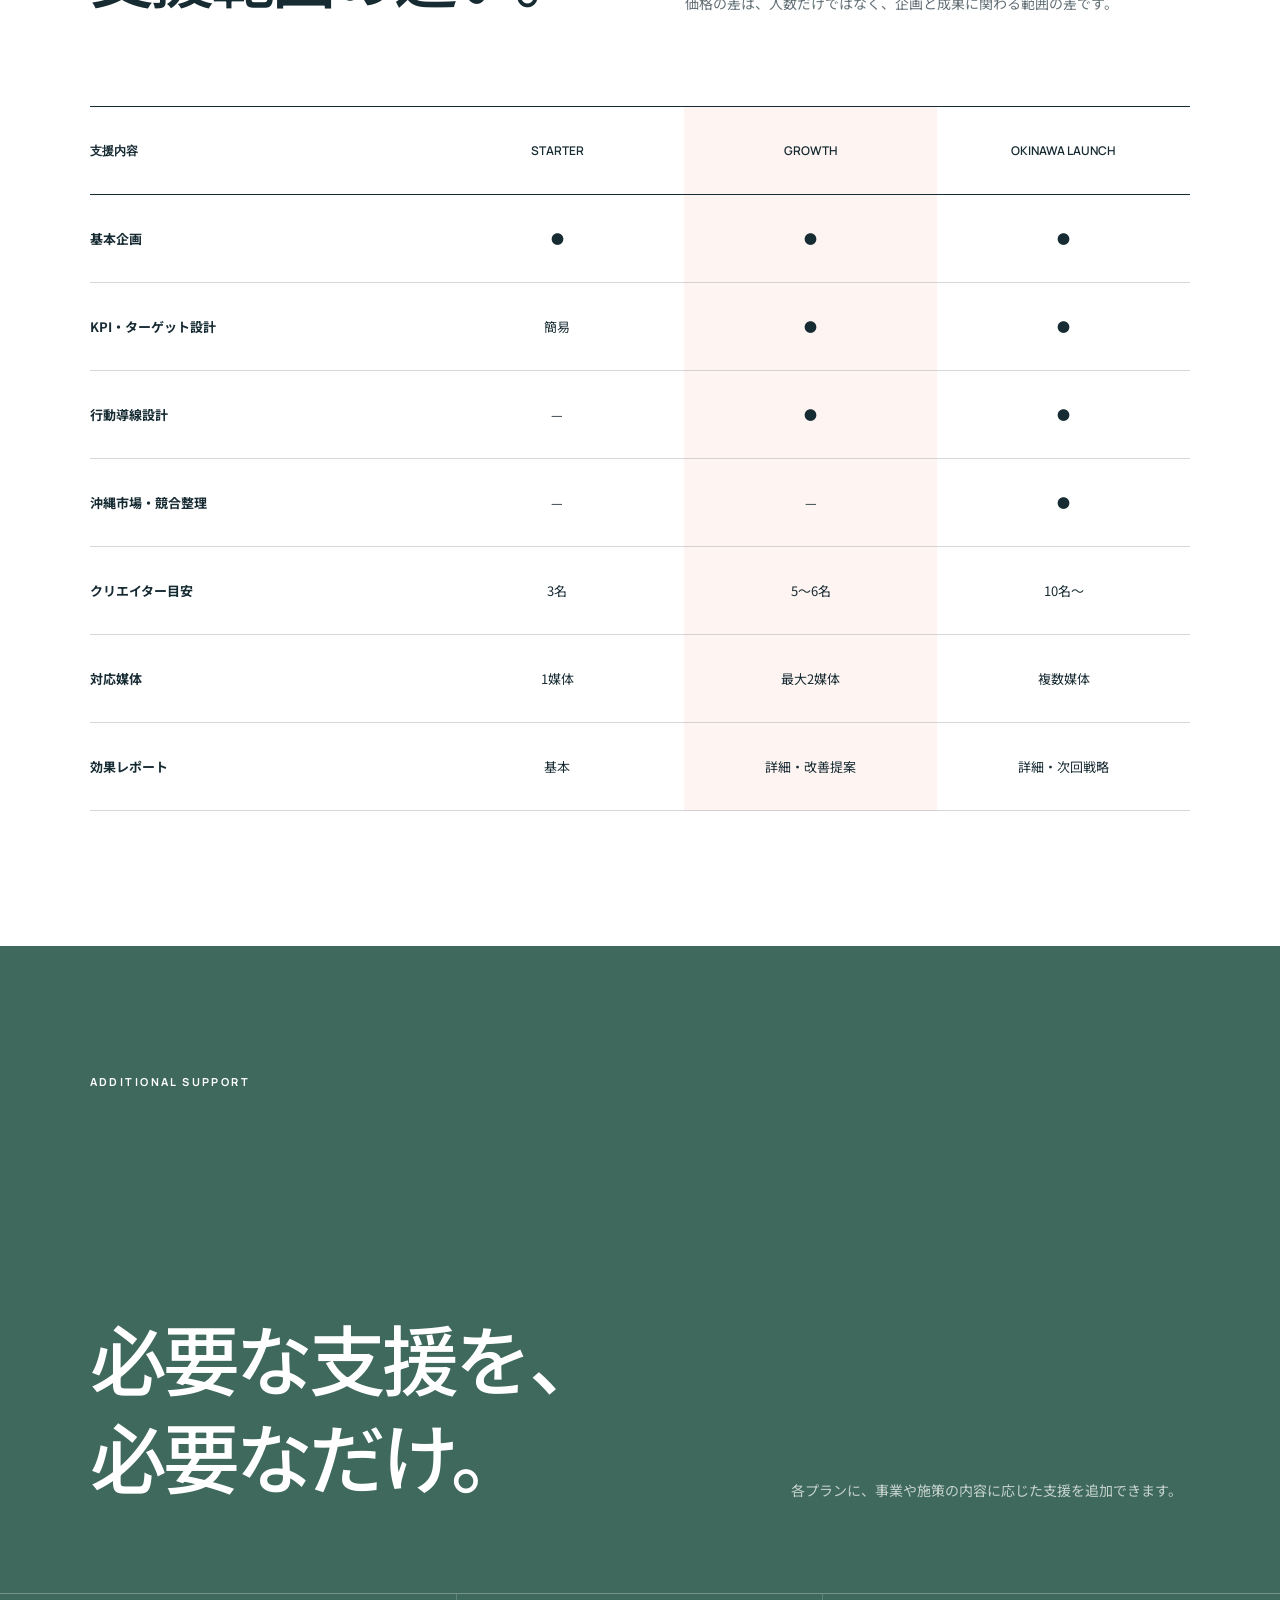
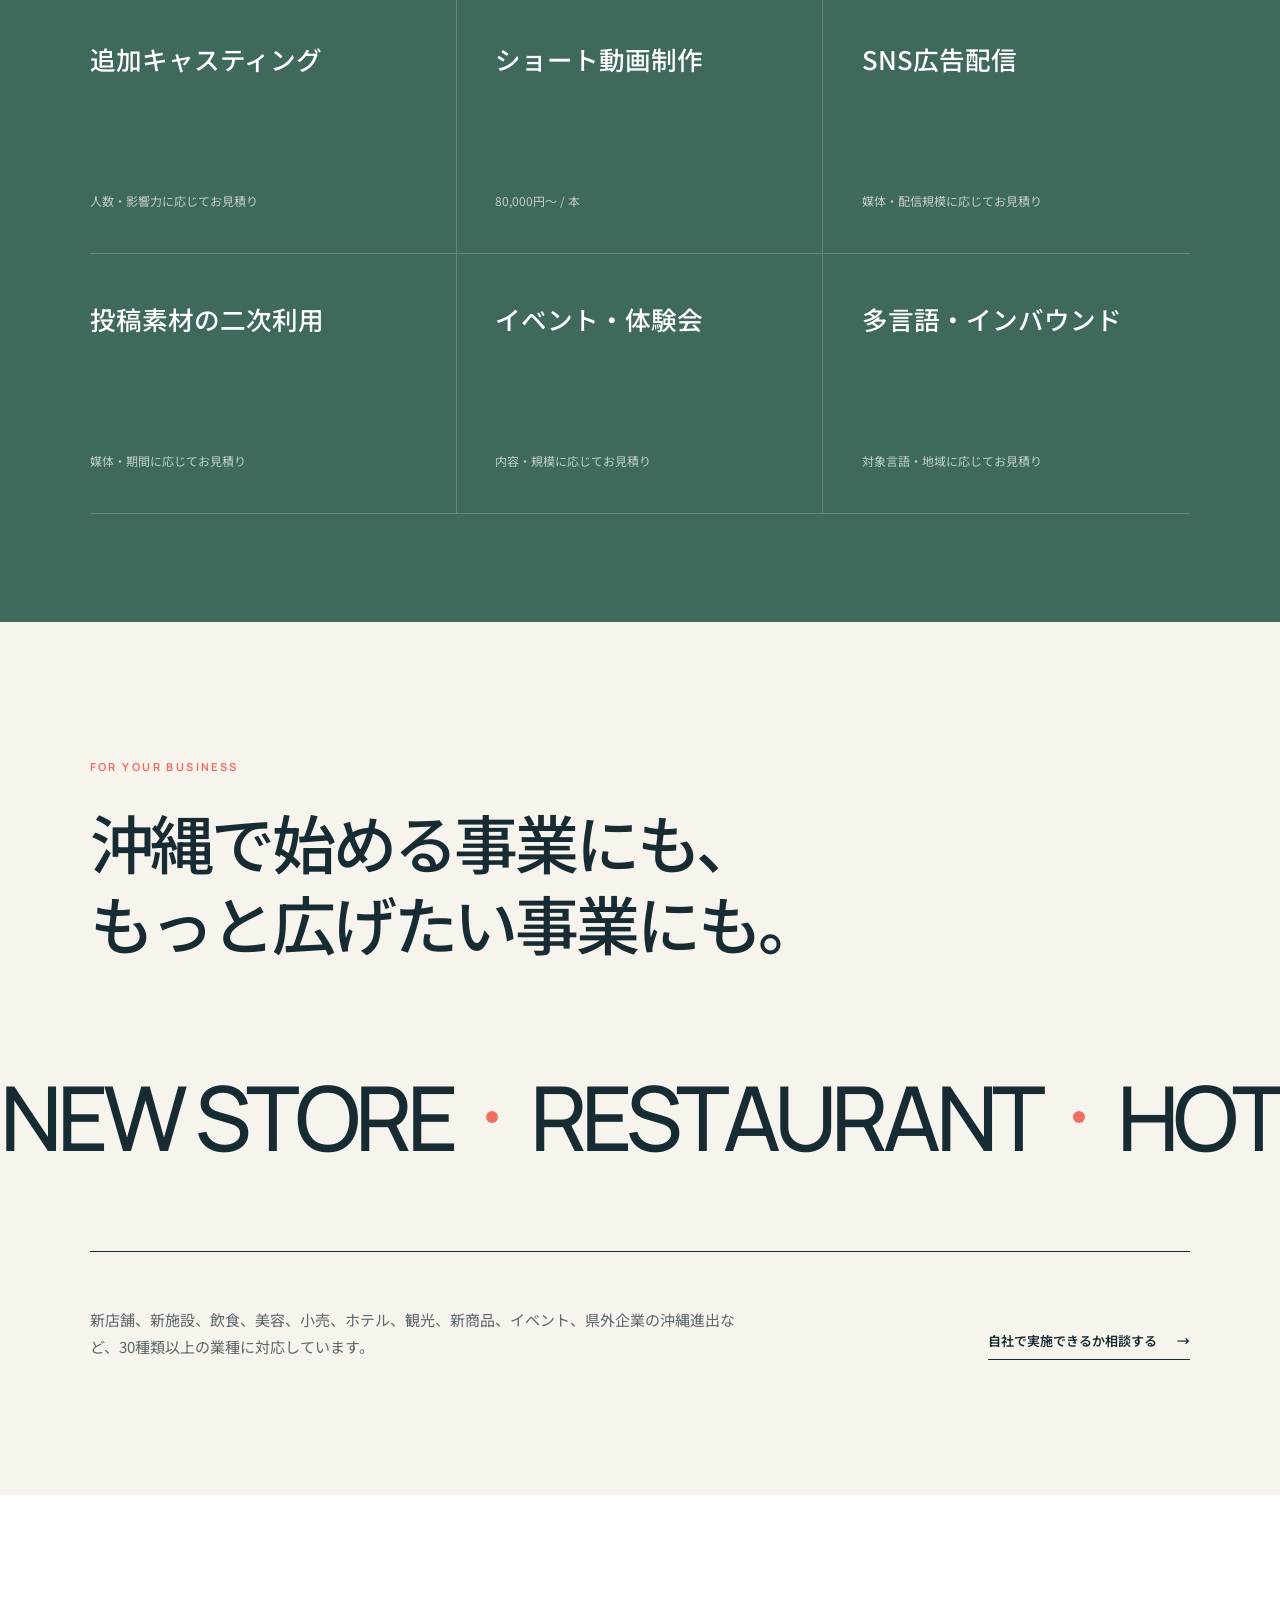
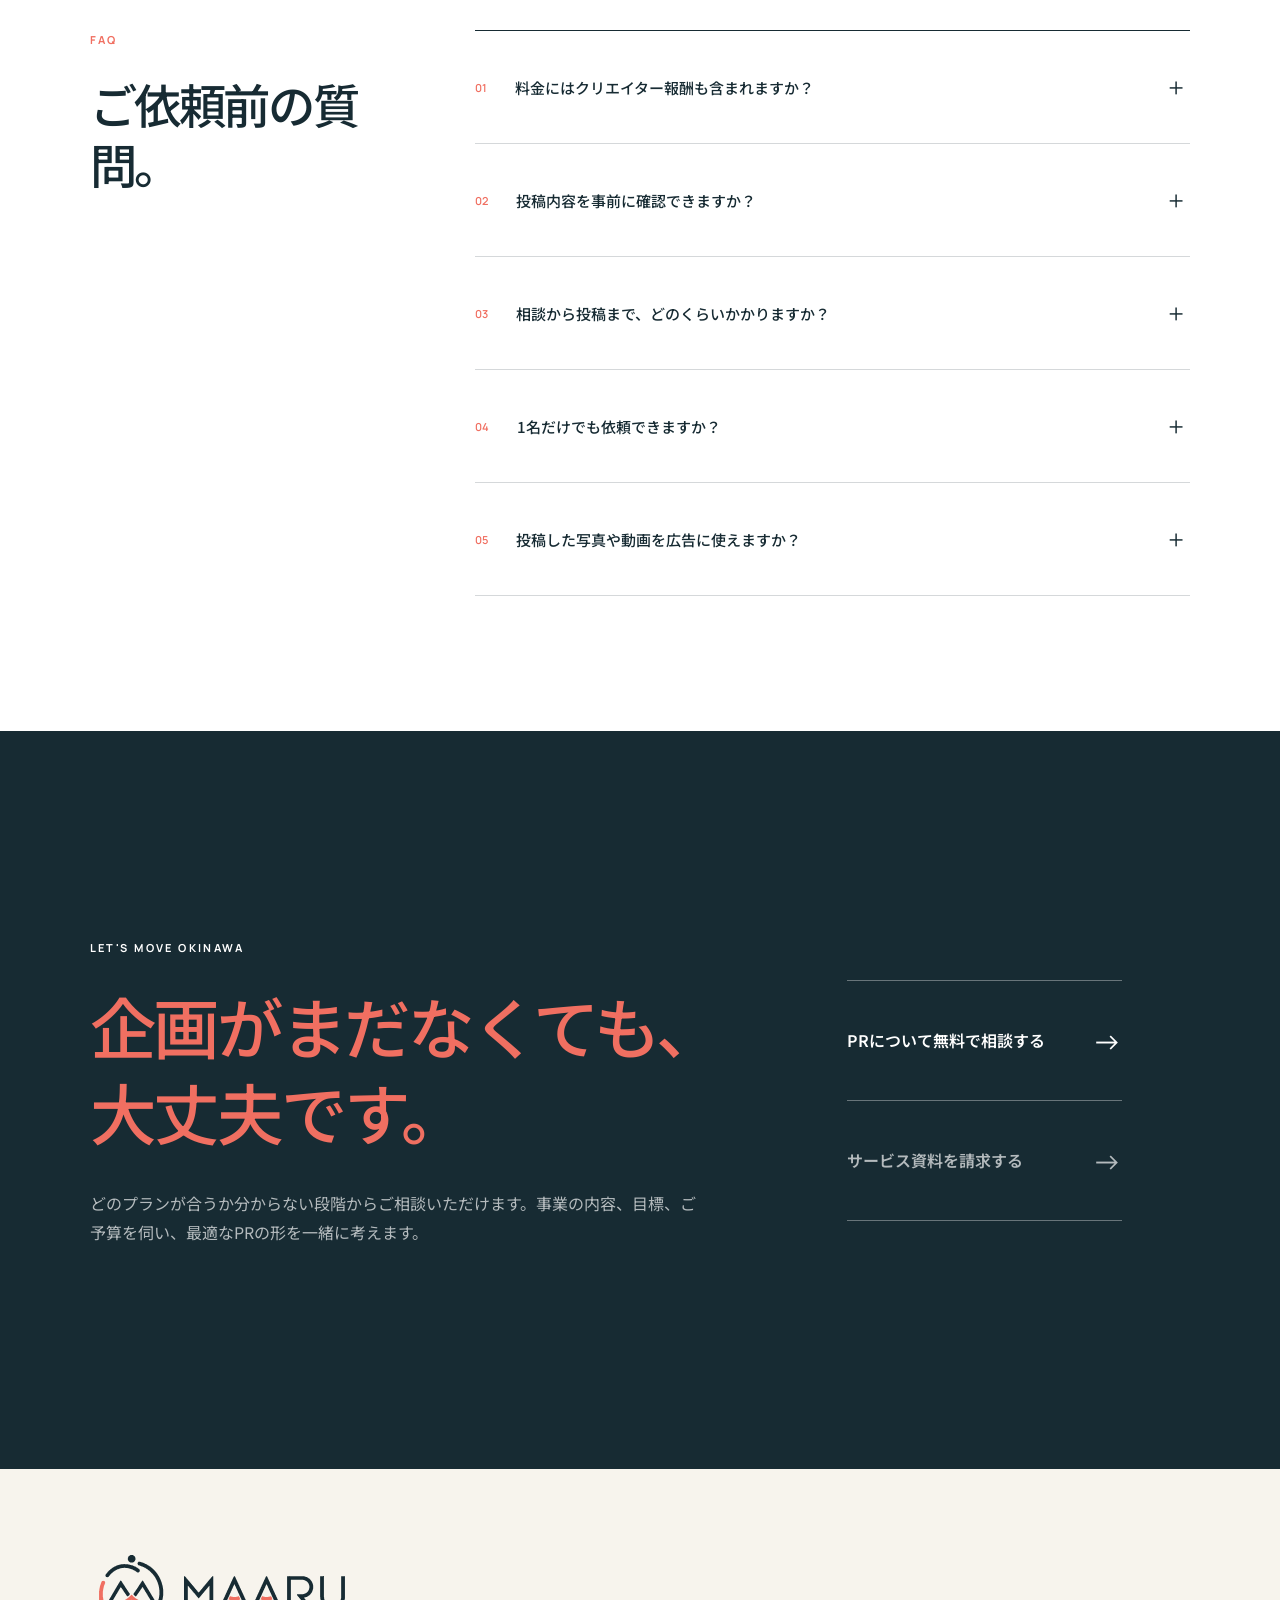
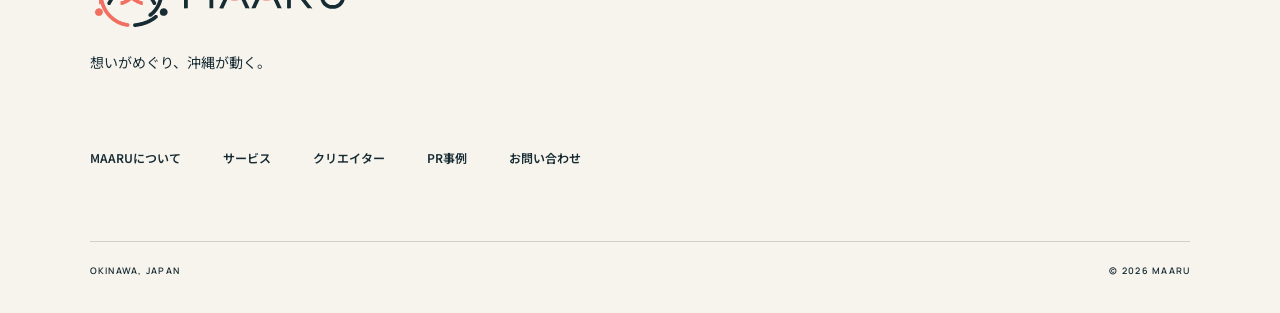
<file: service.html>
<!doctype html>
<html lang="ja">
  <head>
    <meta charset="UTF-8" />
    <meta name="viewport" content="width=device-width, initial-scale=1.0" />
    <meta
      name="description"
      content="MAARUのインフルエンサーPRサービス。沖縄を理解した企画、クリエイター選定、投稿進行、効果検証まで一貫して支援します。"
    />
    <title>サービス・料金 | MAARU</title>
    <link rel="preconnect" href="https://fonts.googleapis.com" />
    <link rel="preconnect" href="https://fonts.gstatic.com" crossorigin />
    <link
      href="https://fonts.googleapis.com/css2?family=Manrope:wght@400;500;600;700&amp;family=Noto+Sans+JP:wght@400;500;600;700&amp;display=swap"
      rel="stylesheet"
    />
    <link rel="stylesheet" href="styles.css?v=20260610-2" />
    <link rel="stylesheet" href="service.css?v=20260610-4" />
  </head>
  <body class="service-page">
    <a class="skip-link" href="#main">本文へ移動</a>

    <header class="site-header" data-header>
      <a class="brand" href="index.html" aria-label="MAARU トップへ">
        <img src="brand/logo/maaru-logo-horizontal.svg" alt="MAARU" />
      </a>

      <nav class="desktop-nav" aria-label="メインナビゲーション">
        <a href="index.html#about">MAARUとは</a>
        <a href="index.html#strengths">選ばれる理由</a>
        <a class="is-current" href="service.html">サービス</a>
        <a href="index.html#creators">クリエイター</a>
        <a href="index.html#case">PR事例</a>
        <a href="index.html#flow">ご利用の流れ</a>
      </nav>

      <a class="header-cta" href="#contact">無料相談</a>

      <button class="menu-button" type="button" aria-expanded="false" aria-controls="mobile-menu">
        <span></span>
        <span></span>
        <span class="sr-only">メニューを開く</span>
      </button>
    </header>

    <nav class="mobile-menu" id="mobile-menu" aria-label="モバイルナビゲーション">
      <a href="index.html#about">MAARUとは</a>
      <a href="index.html#strengths">選ばれる理由</a>
      <a href="service.html">サービス</a>
      <a href="index.html#creators">クリエイター</a>
      <a href="index.html#case">PR事例</a>
      <a href="index.html#flow">ご利用の流れ</a>
      <a href="#contact">PRについて無料で相談する</a>
      <a href="index.html#creator-entry">インフルエンサー登録</a>
    </nav>

    <main id="main">
      <section class="service-hero">
        <div class="service-hero-media" aria-hidden="true">
          <img src="assets/images/service-strategy-hero.jpg" alt="" />
        </div>
        <div class="service-hero-shade"></div>
        <div class="service-hero-content">
          <p class="eyebrow">SERVICE / INFLUENCER PR</p>
          <h1>
            <span>インフルエンサーを</span>
            <span>呼ぶだけでは、</span>
            <span>人は動かない。</span>
          </h1>
          <p>
            企業が伝えたいこと、クリエイターが発信したいこと、<br class="desktop-only" />
            フォロワーが行動したくなる理由。<br />
            その3つが重なる企画を、沖縄を知るMAARUが設計します。
          </p>
          <div class="hero-actions">
            <a class="button button-coral" href="#plans">
              <span>プランを見る</span>
              <span aria-hidden="true">↓</span>
            </a>
            <a class="text-link light" href="#contact">自社に合うプランを相談する <span>→</span></a>
          </div>
        </div>
        <div class="service-hero-index" aria-hidden="true">
          <span>01</span>
          <span>STRATEGY</span>
          <span>09</span>
        </div>
      </section>

      <section class="service-problem" aria-labelledby="problem-title">
        <div class="service-section-label">
          <p class="eyebrow coral">WHY PLANNING MATTERS</p>
          <span>01</span>
        </div>
        <div class="problem-main">
          <h2 id="problem-title">伝えたいことと、<br />発信したいことは、<br />同じとは限らない。</h2>
          <p>
            フォロワー数の多い人に商品を渡すだけでは、広告感の強い投稿になり、生活者の行動にはつながりません。大切なのは、商品や場所の魅力をクリエイター自身が発見し、フォロワーにとって意味のある体験として伝えられる状態をつくることです。
          </p>
        </div>
        <div class="three-perspectives">
          <article class="reveal">
            <span>01 / COMPANY</span>
            <h3>企業が<br />伝えたいこと</h3>
            <p>商品価値、ブランドの背景、選ばれる理由。</p>
          </article>
          <article class="reveal">
            <span>02 / CREATOR</span>
            <h3>発信者が<br />届けたいこと</h3>
            <p>自分らしい発見、体験、フォロワーへの誠実さ。</p>
          </article>
          <article class="reveal">
            <span>03 / PEOPLE</span>
            <h3>生活者が<br />知りたいこと</h3>
            <p>行く理由、選ぶ理由、自分にとっての価値。</p>
          </article>
        </div>
        <p class="problem-statement reveal">
          <span>この3つを重ね、</span>
          <strong>「行ってみたい」に変える。</strong>
        </p>
      </section>

      <section class="service-scope" aria-labelledby="scope-title">
        <div class="scope-intro">
          <p class="eyebrow coral">FROM STRATEGY TO ACTION</p>
          <h2 id="scope-title">
            <span>企画から改善まで、</span>
            <span>発信のすべてをつなぐ。</span>
          </h2>
          <p>
            紹介して終わりではありません。目的を定め、適切な人を選び、体験と投稿を整え、結果を次の施策へつなげます。
          </p>
        </div>
        <ol class="scope-list">
          <li>
            <span>01</span>
            <h3>目的・KPI設計</h3>
            <p>認知、保存、予約、来店など、事業課題に合う目的を整理します。</p>
          </li>
          <li>
            <span>02</span>
            <h3>PR企画</h3>
            <p>誰に、何を、どのような体験として届けるかを設計します。</p>
          </li>
          <li>
            <span>03</span>
            <h3>クリエイター選定</h3>
            <p>数字、世界観、フォロワー属性、地域との関係性から人選します。</p>
          </li>
          <li>
            <span>04</span>
            <h3>体験・撮影設計</h3>
            <p>投稿したくなる発見と、行きたくなる見せ方を現場でつくります。</p>
          </li>
          <li>
            <span>05</span>
            <h3>投稿ディレクション</h3>
            <p>表現の自由を尊重しながら、目的と必要情報を正しく届けます。</p>
          </li>
          <li>
            <span>06</span>
            <h3>効果検証・改善</h3>
            <p>リーチや保存、反応を確認し、次に活かす改善点を整理します。</p>
          </li>
        </ol>
      </section>

      <section class="experience-image">
        <img
          src="assets/images/service-creator-experience.jpg"
          alt="店舗でクリエイターと事業者が発信内容を相談している様子"
        />
        <div>
          <p class="eyebrow">LOCAL EXPERIENCE DESIGN</p>
          <p>投稿のためではなく、<br />伝えたくなる体験をつくる。</p>
        </div>
      </section>

      <section class="plans" id="plans" aria-labelledby="plans-title">
        <div class="plans-heading">
          <p class="eyebrow coral">SERVICE PLANS</p>
          <h2 id="plans-title">挑戦の段階に合わせた、<br />3つの支援プラン。</h2>
          <p>
            まず試したい店舗から、沖縄進出や大規模なローンチまで。目的と事業のフェーズに合わせて選べます。
          </p>
        </div>

        <article class="plan plan-starter">
          <div class="plan-number">01</div>
          <div class="plan-name">
            <p>SMALL START / TEST</p>
            <h3>STARTER</h3>
            <span>反応を確かめる</span>
          </div>
          <div class="plan-price">
            <p><strong>200,000</strong><span>円〜</span></p>
            <small>税別 / 1施策</small>
          </div>
          <div class="plan-copy">
            <h4>小さく始めて、<br />次につながる反応を知る。</h4>
            <p>
              初めてインフルエンサーPRを行う店舗や、まず一度試してみたい事業者に。最低限の企画と進行管理を含み、投稿して終わらない最初の施策をつくります。
            </p>
          </div>
          <ul>
            <li>簡易ヒアリング・目的整理</li>
            <li>基本PR企画</li>
            <li>クリエイター3名目安</li>
            <li>1媒体</li>
            <li>投稿進行管理</li>
            <li>基本レポート</li>
          </ul>
          <a class="plan-link" href="#contact">STARTERについて相談する <span>↗</span></a>
        </article>

        <article class="plan plan-growth">
          <div class="plan-visual">
            <img src="assets/images/service-growth-analysis.jpg" alt="PR施策の反応を分析している様子" />
          </div>
          <div class="plan-number">02</div>
          <div class="plan-name">
            <p>DESIGN / IMPROVE</p>
            <h3>GROWTH</h3>
            <span>行動につなげる</span>
          </div>
          <div class="plan-price">
            <p><strong>350,000</strong><span>円〜</span></p>
            <small>税別 / 1施策</small>
          </div>
          <div class="plan-copy">
            <h4>認知の先にある、<br />来店・予約・購入を設計する。</h4>
            <p>
              発信量を増やすだけでなく、ターゲットと行動導線を整理。複数のクリエイターと媒体を組み合わせ、結果を分析して次の成長へつなげます。
            </p>
          </div>
          <ul>
            <li>目的・ターゲット・KPI設計</li>
            <li>PR企画・来店導線設計</li>
            <li>クリエイター5〜6名目安</li>
            <li>最大2媒体</li>
            <li>撮影・投稿ポイント設計</li>
            <li>詳細レポート・改善提案</li>
          </ul>
          <a class="plan-link" href="#contact">GROWTHについて相談する <span>↗</span></a>
        </article>

        <article class="plan plan-launch">
          <div class="plan-visual">
            <img src="assets/images/service-okinawa-launch.jpg" alt="沖縄で新しい施設の発信を準備する様子" />
          </div>
          <div class="plan-number">03</div>
          <div class="plan-name">
            <p>MARKET ENTRY / LAUNCH</p>
            <h3>OKINAWA<br />LAUNCH</h3>
            <span>沖縄での挑戦を動かす</span>
          </div>
          <div class="plan-price">
            <p><strong>700,000</strong><span>円〜</span></p>
            <small>税別 / 1施策</small>
          </div>
          <div class="plan-copy">
            <h4>沖縄での第一歩を、<br />地域に届く発信から始める。</h4>
            <p>
              県外企業の沖縄進出、新店舗、新施設、商品発売に。市場と地域の感覚を踏まえた見せ方から、複数回の発信、体験会まで総合的に設計します。
            </p>
          </div>
          <ul>
            <li>沖縄市場・競合の整理</li>
            <li>ローカライズ戦略・PRコンセプト</li>
            <li>クリエイター10名〜目安</li>
            <li>複数媒体・段階的な発信</li>
            <li>体験会・イベント企画</li>
            <li>詳細検証・次回戦略</li>
          </ul>
          <a class="plan-link" href="#contact">OKINAWA LAUNCHについて相談する <span>↗</span></a>
        </article>

        <div class="price-notes">
          <p>表示価格はすべて税別です。</p>
          <p>起用人数は企画内容、媒体、クリエイターの影響力や制作内容により調整します。</p>
          <p>著名クリエイター起用費、商品提供費、交通費、広告費、二次利用料などは別途お見積りとなる場合があります。</p>
        </div>
      </section>

      <section class="comparison" aria-labelledby="comparison-title">
        <div class="comparison-heading">
          <p class="eyebrow coral">PLAN COMPARISON</p>
          <h2 id="comparison-title">支援範囲の違い。</h2>
          <p>価格の差は、人数だけではなく、企画と成果に関わる範囲の差です。</p>
        </div>
        <div class="comparison-scroll">
          <table>
            <thead>
              <tr>
                <th>支援内容</th>
                <th>STARTER</th>
                <th>GROWTH</th>
                <th>OKINAWA LAUNCH</th>
              </tr>
            </thead>
            <tbody>
              <tr><th>基本企画</th><td>●</td><td>●</td><td>●</td></tr>
              <tr><th>KPI・ターゲット設計</th><td>簡易</td><td>●</td><td>●</td></tr>
              <tr><th>行動導線設計</th><td>—</td><td>●</td><td>●</td></tr>
              <tr><th>沖縄市場・競合整理</th><td>—</td><td>—</td><td>●</td></tr>
              <tr><th>クリエイター目安</th><td>3名</td><td>5〜6名</td><td>10名〜</td></tr>
              <tr><th>対応媒体</th><td>1媒体</td><td>最大2媒体</td><td>複数媒体</td></tr>
              <tr><th>効果レポート</th><td>基本</td><td>詳細・改善提案</td><td>詳細・次回戦略</td></tr>
            </tbody>
          </table>
        </div>
      </section>

      <section class="options" aria-labelledby="options-title">
        <div class="options-heading">
          <p class="eyebrow">ADDITIONAL SUPPORT</p>
          <h2 id="options-title">必要な支援を、<br />必要なだけ。</h2>
          <p>各プランに、事業や施策の内容に応じた支援を追加できます。</p>
        </div>
        <div class="options-list">
          <div><h3>追加キャスティング</h3><p>人数・影響力に応じてお見積り</p></div>
          <div><h3>ショート動画制作</h3><p>80,000円〜 / 本</p></div>
          <div><h3>SNS広告配信</h3><p>媒体・配信規模に応じてお見積り</p></div>
          <div><h3>投稿素材の二次利用</h3><p>媒体・期間に応じてお見積り</p></div>
          <div><h3>イベント・体験会</h3><p>内容・規模に応じてお見積り</p></div>
          <div><h3>多言語・インバウンド</h3><p>対象言語・地域に応じてお見積り</p></div>
        </div>
      </section>

      <section class="business-types" aria-labelledby="business-title">
        <div class="business-title">
          <p class="eyebrow coral">FOR YOUR BUSINESS</p>
          <h2 id="business-title">沖縄で始める事業にも、<br />もっと広げたい事業にも。</h2>
        </div>
        <div class="business-marquee" aria-label="対応する事業">
          <div class="business-marquee-track">
            <div class="business-marquee-group">
              <span>NEW STORE</span>
              <i></i>
              <span>RESTAURANT</span>
              <i></i>
              <span>HOTEL</span>
              <i></i>
              <span>TOURISM</span>
              <i></i>
              <span>BEAUTY</span>
              <i></i>
              <span>NEW PRODUCT</span>
              <i></i>
            </div>
            <div class="business-marquee-group" aria-hidden="true">
              <span>NEW STORE</span>
              <i></i>
              <span>RESTAURANT</span>
              <i></i>
              <span>HOTEL</span>
              <i></i>
              <span>TOURISM</span>
              <i></i>
              <span>BEAUTY</span>
              <i></i>
              <span>NEW PRODUCT</span>
              <i></i>
            </div>
          </div>
        </div>
        <div class="business-copy">
          <p>
            新店舗、新施設、飲食、美容、小売、ホテル、観光、新商品、イベント、県外企業の沖縄進出など、30種類以上の業種に対応しています。
          </p>
          <a class="text-link" href="#contact">自社で実施できるか相談する <span>→</span></a>
        </div>
      </section>

      <section class="faq" aria-labelledby="faq-title">
        <div class="faq-heading">
          <p class="eyebrow coral">FAQ</p>
          <h2 id="faq-title">ご依頼前の質問。</h2>
        </div>
        <div class="faq-list">
          <details>
            <summary><span>01</span>料金にはクリエイター報酬も含まれますか？</summary>
            <p>
              標準的な起用費を含む想定ですが、影響力の大きいクリエイターや特殊な制作を伴う場合は別途お見積りします。ご提案時に費用の内訳を明確にします。
            </p>
          </details>
          <details>
            <summary><span>02</span>投稿内容を事前に確認できますか？</summary>
            <p>
              必須情報や事実関係を確認します。一方で、クリエイター自身の言葉や表現を活かすことが自然な発信につながるため、企画段階で双方の認識を整えます。
            </p>
          </details>
          <details>
            <summary><span>03</span>相談から投稿まで、どのくらいかかりますか？</summary>
            <p>
              通常は3〜6週間が目安です。企画規模、キャスティング人数、施設のオープン日などに応じてスケジュールをご提案します。
            </p>
          </details>
          <details>
            <summary><span>04</span>1名だけでも依頼できますか？</summary>
            <p>
              可能です。単独起用や特定クリエイターへのご相談も承ります。目的によっては複数名での実施が効果的な場合があるため、最適な方法をご案内します。
            </p>
          </details>
          <details>
            <summary><span>05</span>投稿した写真や動画を広告に使えますか？</summary>
            <p>
              二次利用の範囲、媒体、期間を事前に定めることで利用できます。クリエイターとの権利調整と追加費用が必要です。
            </p>
          </details>
        </div>
      </section>

      <section class="contact service-contact" id="contact">
        <div class="contact-copy">
          <p class="eyebrow">LET'S MOVE OKINAWA</p>
          <h2>企画がまだなくても、<br />大丈夫です。</h2>
          <p>
            どのプランが合うか分からない段階からご相談いただけます。事業の内容、目標、ご予算を伺い、最適なPRの形を一緒に考えます。
          </p>
        </div>
        <div class="contact-actions">
          <a class="contact-link" href="mailto:info@maaru.com?subject=MAARUサービス相談">
            <span>PRについて無料で相談する</span>
            <strong>→</strong>
          </a>
          <a class="contact-link secondary" href="mailto:info@maaru.com?subject=MAARU資料請求">
            <span>サービス資料を請求する</span>
            <strong>→</strong>
          </a>
        </div>
      </section>
    </main>

    <footer class="site-footer">
      <div class="footer-brand">
        <img src="brand/logo/maaru-logo-horizontal.svg" alt="MAARU" />
        <p>想いがめぐり、沖縄が動く。</p>
      </div>
      <div class="footer-links">
        <a href="index.html#about">MAARUについて</a>
        <a href="service.html">サービス</a>
        <a href="index.html#creators">クリエイター</a>
        <a href="index.html#case">PR事例</a>
        <a href="#contact">お問い合わせ</a>
      </div>
      <div class="footer-bottom">
        <span>OKINAWA, JAPAN</span>
        <span>© 2026 MAARU</span>
      </div>
    </footer>

    <script src="script.js"></script>
  </body>
</html>
</file>
<file: styles.css>
:root {
  --ink: #172b33;
  --coral: #f06f61;
  --shell: #f7f4ed;
  --green: #3f695c;
  --mist: #bfd8d5;
  --white: #fff;
  --line: rgba(23, 43, 51, 0.18);
  --header-height: 84px;
  --font-sans: "Noto Sans JP", sans-serif;
  --font-en: "Manrope", sans-serif;
}

* {
  box-sizing: border-box;
}

html {
  scroll-behavior: smooth;
  background: var(--shell);
}

body {
  margin: 0;
  color: var(--ink);
  background: var(--shell);
  font-family: var(--font-sans);
  line-height: 1.8;
  overflow-x: hidden;
}

body.menu-open {
  overflow: hidden;
}

a {
  color: inherit;
  text-decoration: none;
}

img {
  max-width: 100%;
  display: block;
}

button {
  color: inherit;
  font: inherit;
}

.sr-only {
  position: absolute;
  width: 1px;
  height: 1px;
  padding: 0;
  margin: -1px;
  overflow: hidden;
  clip: rect(0, 0, 0, 0);
  white-space: nowrap;
  border: 0;
}

.skip-link {
  position: fixed;
  top: 12px;
  left: 12px;
  z-index: 200;
  padding: 12px 18px;
  background: var(--white);
  transform: translateY(-150%);
}

.skip-link:focus {
  transform: none;
}

.site-header {
  position: fixed;
  inset: 0 0 auto;
  z-index: 100;
  height: var(--header-height);
  display: grid;
  grid-template-columns: 180px 1fr auto;
  align-items: center;
  gap: 32px;
  padding: 0 4vw;
  color: var(--white);
  border-bottom: 1px solid rgba(255, 255, 255, 0.24);
  transition: color 0.35s ease, background 0.35s ease, height 0.35s ease;
}

.site-header.scrolled {
  height: 68px;
  color: var(--ink);
  background: rgba(247, 244, 237, 0.94);
  border-bottom-color: var(--line);
  backdrop-filter: blur(14px);
}

.brand {
  width: 150px;
  filter: brightness(0) invert(1);
  transition: filter 0.35s ease;
}

.site-header.scrolled .brand {
  filter: none;
}

.desktop-nav {
  justify-self: center;
  display: flex;
  align-items: center;
  gap: clamp(18px, 2.2vw, 38px);
  font-size: 12px;
  font-weight: 600;
  letter-spacing: 0.04em;
}

.desktop-nav a {
  position: relative;
}

.desktop-nav a::after {
  content: "";
  position: absolute;
  left: 0;
  bottom: -8px;
  width: 100%;
  height: 1px;
  background: currentColor;
  transform: scaleX(0);
  transform-origin: right;
  transition: transform 0.25s ease;
}

.desktop-nav a:hover::after {
  transform: scaleX(1);
  transform-origin: left;
}

.header-cta {
  display: grid;
  place-items: center;
  min-width: 112px;
  height: 44px;
  padding: 0 22px;
  border: 1px solid currentColor;
  border-radius: 999px;
  font-size: 12px;
  font-weight: 600;
}

.menu-button,
.mobile-menu {
  display: none;
}

.hero {
  min-height: 100svh;
  position: relative;
  display: flex;
  align-items: flex-end;
  isolation: isolate;
  color: var(--white);
  overflow: hidden;
}

.hero-media,
.hero-shade {
  position: absolute;
  inset: 0;
  z-index: -2;
}

.hero-media img {
  width: 100%;
  height: 100%;
  object-fit: cover;
  object-position: center;
  transform: scale(1.04);
  animation: hero-in 1.6s cubic-bezier(0.2, 0.7, 0.2, 1) forwards;
}

@keyframes hero-in {
  to {
    transform: scale(1);
  }
}

.hero-shade {
  z-index: -1;
  background:
    linear-gradient(90deg, rgba(8, 20, 25, 0.84) 0%, rgba(8, 20, 25, 0.48) 42%, rgba(8, 20, 25, 0.06) 72%),
    linear-gradient(0deg, rgba(8, 20, 25, 0.55), transparent 45%);
}

.hero-content {
  width: min(100%, 1500px);
  padding: 18vh 7vw 10vh;
}

.eyebrow {
  margin: 0 0 24px;
  font-family: var(--font-en);
  font-size: 11px;
  font-weight: 700;
  letter-spacing: 0.22em;
}

.coral {
  color: var(--coral);
}

.hero h1 {
  max-width: 900px;
  margin: 0;
  font-size: clamp(40px, 4.9vw, 78px);
  line-height: 1.23;
  letter-spacing: -0.045em;
  font-weight: 600;
}

.hero-lead {
  margin: 34px 0 0;
  font-size: clamp(14px, 1.2vw, 18px);
  line-height: 2;
}

.hero-actions {
  display: flex;
  align-items: center;
  gap: 36px;
  margin-top: 42px;
}

.button {
  min-width: 270px;
  display: inline-flex;
  justify-content: space-between;
  align-items: center;
  gap: 32px;
  padding: 20px 24px;
  border-radius: 999px;
  font-size: 13px;
  font-weight: 600;
  transition: transform 0.25s ease, background 0.25s ease;
}

.button:hover {
  transform: translateY(-3px);
}

.button-coral {
  background: var(--coral);
  color: var(--white);
}

.button-ink {
  background: var(--ink);
  color: var(--white);
}

.text-link {
  display: inline-flex;
  align-items: center;
  gap: 20px;
  padding-bottom: 7px;
  border-bottom: 1px solid currentColor;
  font-size: 13px;
  font-weight: 600;
}

.text-link span {
  transition: transform 0.25s ease;
}

.text-link:hover span {
  transform: translateX(5px);
}

.light {
  color: var(--white);
}

.hero-side-note {
  position: absolute;
  right: 3vw;
  bottom: 10vh;
  display: flex;
  align-items: center;
  gap: 16px;
  writing-mode: vertical-rl;
  font-family: var(--font-en);
  font-size: 9px;
  letter-spacing: 0.2em;
}

.hero-side-note i {
  width: 1px;
  height: 60px;
  background: rgba(255, 255, 255, 0.7);
}

.creator-float {
  position: absolute;
  top: calc(var(--header-height) + 38px);
  right: 4vw;
  width: 155px;
  height: 155px;
  display: grid;
  place-content: center;
  padding: 20px;
  background: rgba(247, 244, 237, 0.9);
  border-radius: 50%;
  color: var(--ink);
  font-size: 12px;
  font-weight: 600;
  line-height: 1.6;
  text-align: center;
  backdrop-filter: blur(8px);
  animation: float 4s ease-in-out infinite;
}

.creator-float span {
  display: block;
  margin-bottom: 7px;
  color: var(--coral);
  font: 700 8px var(--font-en);
  letter-spacing: 0.14em;
}

@keyframes float {
  50% {
    transform: translateY(8px);
  }
}

.intro-numbers {
  min-height: 100vh;
  display: flex;
  align-items: center;
  padding: 12vh 7vw;
  background: var(--shell);
}

.section-shell {
  width: 100%;
  display: block;
}

.numbers-heading {
  display: grid;
  grid-template-columns: 1.2fr 0.8fr;
  gap: 8vw;
  align-items: end;
  margin-bottom: 10vh;
}

.numbers-heading h2,
.strengths-top h2,
.use-cases-heading h2,
.flow-heading h2 {
  margin: 0;
  font-size: clamp(40px, 5vw, 72px);
  line-height: 1.25;
  letter-spacing: -0.04em;
  font-weight: 600;
}

.numbers-heading > p:last-child,
.use-cases-heading > p:last-child,
.flow-heading > p {
  max-width: 520px;
  margin: 32px 0 0;
  color: rgba(23, 43, 51, 0.72);
  font-size: 15px;
}

.numbers-heading .eyebrow {
  grid-column: 1 / -1;
  margin-bottom: -2vh;
}

.numbers-heading h2 {
  white-space: nowrap;
}

.numbers-heading > p:last-child {
  margin: 0;
}

.numbers-list {
  display: grid;
  grid-template-columns: repeat(3, 1fr);
  border-top: 1px solid var(--ink);
  border-bottom: 1px solid var(--ink);
}

.number-line {
  min-height: 280px;
  display: flex;
  flex-direction: column;
  justify-content: space-between;
  align-items: flex-start;
  gap: 40px;
  padding: 42px 3vw 36px;
  border-right: 1px solid var(--line);
}

.number-line:first-child {
  padding-left: 0;
}

.number-line:last-child {
  padding-right: 0;
  border-right: 0;
}

.number {
  margin: 0;
  font: 500 clamp(72px, 9vw, 132px)/1 var(--font-en);
  letter-spacing: -0.07em;
}

.number small {
  margin-left: 8px;
  color: var(--coral);
  font-size: 0.28em;
  letter-spacing: 0;
}

.number-line div {
  display: grid;
  gap: 8px;
}

.number-line strong {
  font: 700 11px var(--font-en);
  letter-spacing: 0.14em;
}

.number-line div span {
  font-size: 13px;
}

.about {
  display: grid;
  grid-template-columns: 42% 58%;
  min-height: 220vh;
  background: var(--ink);
  color: var(--white);
}

.about-sticky {
  position: sticky;
  top: 0;
  height: 100vh;
  display: flex;
  flex-direction: column;
  justify-content: center;
  padding: 10vh 5vw 8vh 7vw;
  border-right: 1px solid rgba(255, 255, 255, 0.14);
}

.about-sticky h2 {
  margin: 0;
  font-size: clamp(38px, 3.5vw, 54px);
  line-height: 1.35;
  letter-spacing: -0.04em;
  font-weight: 500;
}

.about-content {
  padding: 28vh 7vw 14vh;
}

.about-copy {
  max-width: 680px;
  margin-bottom: 26vh;
}

.about-copy p {
  color: rgba(255, 255, 255, 0.72);
}

.about-copy .large-copy {
  margin-bottom: 50px;
  color: var(--white);
  font-size: clamp(23px, 2.2vw, 36px);
  line-height: 1.65;
}

.ecosystem {
  position: relative;
  width: min(46vw, 650px);
  aspect-ratio: 1;
  margin: 0 auto 30vh;
}

.orbit {
  position: absolute;
  border: 1px solid rgba(255, 255, 255, 0.24);
  border-radius: 50%;
}

.orbit-one {
  inset: 4%;
}

.orbit-two {
  inset: 20%;
  border-style: dashed;
}

.ecosystem-center {
  position: absolute;
  inset: 35%;
  display: grid;
  place-items: center;
  text-align: center;
}

.ecosystem-center img {
  width: 78px;
  margin-bottom: 10px;
  filter: brightness(0) invert(1);
}

.ecosystem-center strong {
  font: 600 17px var(--font-en);
  letter-spacing: 0.1em;
}

.ecosystem-center span {
  margin-top: 4px;
  color: rgba(255, 255, 255, 0.58);
  font-size: 10px;
}

.ecosystem-node {
  position: absolute;
  display: grid;
  gap: 5px;
  min-width: 145px;
}

.ecosystem-node span {
  color: var(--coral);
  font: 700 10px var(--font-en);
}

.ecosystem-node strong {
  font-size: 16px;
}

.ecosystem-node small {
  color: rgba(255, 255, 255, 0.58);
}

.node-company {
  top: 3%;
  left: 8%;
}

.node-creator {
  right: -4%;
  top: 46%;
}

.node-people {
  bottom: 2%;
  left: 4%;
}

.about-statement {
  margin: 0;
  color: var(--coral);
  font-size: clamp(44px, 6vw, 88px);
  font-weight: 500;
  line-height: 1.35;
  letter-spacing: -0.05em;
}

.strengths {
  padding: 16vh 7vw;
  background: var(--shell);
}

.strengths-top {
  display: grid;
  grid-template-columns: 1fr 2fr;
  align-items: start;
  margin-bottom: 12vh;
}

.strengths-top .eyebrow {
  margin-top: 18px;
}

.strength-row {
  display: grid;
  grid-template-columns: 0.35fr 1.1fr 1fr;
  gap: 5vw;
  align-items: start;
  padding: 52px 0;
  border-top: 1px solid var(--line);
  transition: padding-left 0.35s ease, color 0.35s ease;
}

.strength-row:last-child {
  border-bottom: 1px solid var(--line);
}

.strength-row:hover {
  padding-left: 18px;
  color: var(--green);
}

.strength-index {
  color: var(--coral);
  font: 600 13px var(--font-en);
}

.strength-row h3 {
  margin: 0;
  font-size: clamp(24px, 2.5vw, 38px);
  line-height: 1.45;
  font-weight: 500;
}

.strength-row p {
  max-width: 520px;
  margin: 0;
  color: rgba(23, 43, 51, 0.68);
  font-size: 14px;
}

.service-preview {
  position: relative;
  min-height: 105svh;
  display: grid;
  grid-template-rows: auto 1fr auto;
  isolation: isolate;
  overflow: hidden;
  color: var(--white);
}

.service-preview-media,
.service-preview-shade {
  position: absolute;
  inset: 0;
  z-index: -2;
}

.service-preview-media img {
  width: 100%;
  height: 100%;
  object-fit: cover;
}

.service-preview-shade {
  z-index: -1;
  background:
    linear-gradient(90deg, rgba(8, 20, 25, 0.88), rgba(8, 20, 25, 0.3) 62%, rgba(8, 20, 25, 0.18)),
    linear-gradient(0deg, rgba(8, 20, 25, 0.8), transparent 55%);
}

.service-preview-top {
  display: flex;
  align-items: center;
  justify-content: space-between;
  padding: 6vh 7vw 0;
}

.service-preview-top .eyebrow {
  margin: 0;
}

.service-preview-top a {
  display: flex;
  align-items: center;
  gap: 22px;
  padding-bottom: 7px;
  border-bottom: 1px solid currentColor;
  font-size: 12px;
  font-weight: 600;
}

.service-preview-copy {
  align-self: center;
  padding: 5vh 7vw;
}

.service-preview-copy > p:first-child {
  margin: 0 0 8px;
  color: var(--coral);
  font-size: 14px;
  font-weight: 600;
}

.service-preview-copy h2 {
  margin: 0 0 30px -0.06em;
  font: 500 clamp(110px, 18vw, 280px)/0.85 var(--font-en);
  letter-spacing: -0.09em;
}

.service-preview-copy > p:last-child {
  max-width: 650px;
  margin: 0;
  color: rgba(255, 255, 255, 0.8);
  font-size: 15px;
}

.service-preview-plans {
  display: grid;
  grid-template-columns: repeat(3, 1fr);
  margin: 0 7vw 6vh;
  border-top: 1px solid rgba(255, 255, 255, 0.45);
  border-bottom: 1px solid rgba(255, 255, 255, 0.45);
}

.service-preview-plans a {
  min-height: 150px;
  display: flex;
  align-items: center;
  justify-content: space-between;
  gap: 20px;
  padding: 28px 2.5vw;
  border-right: 1px solid rgba(255, 255, 255, 0.28);
  transition: background 0.3s ease;
}

.service-preview-plans a:first-child {
  padding-left: 0;
}

.service-preview-plans a:last-child {
  padding-right: 0;
  border-right: 0;
}

.service-preview-plans a:hover {
  background: rgba(255, 255, 255, 0.08);
}

.service-preview-plans span {
  font: 700 10px var(--font-en);
  letter-spacing: 0.14em;
}

.service-preview-plans strong {
  white-space: nowrap;
  font: 500 clamp(44px, 5vw, 76px)/1 var(--font-en);
  letter-spacing: -0.06em;
}

.service-preview-plans small {
  margin-left: 7px;
  color: var(--coral);
  font: 600 11px var(--font-sans);
  letter-spacing: 0;
}

.creators {
  min-height: 100svh;
  position: relative;
  display: flex;
  align-items: flex-end;
  isolation: isolate;
  color: var(--white);
}

.creators-image,
.creators-overlay {
  position: absolute;
  inset: 0;
  z-index: -2;
}

.creators-image img {
  width: 100%;
  height: 100%;
  object-fit: cover;
}

.creators-overlay {
  z-index: -1;
  background: linear-gradient(90deg, rgba(10, 25, 29, 0.88), rgba(10, 25, 29, 0.45) 55%, rgba(10, 25, 29, 0.08));
}

.creators-content {
  width: min(880px, 78%);
  padding: 15vh 7vw 10vh;
}

.creators-content h2 {
  margin: 0;
  font-size: clamp(42px, 4.7vw, 68px);
  line-height: 1.3;
  letter-spacing: -0.05em;
  font-weight: 500;
  white-space: nowrap;
}

.creators-content > p:not(.eyebrow) {
  max-width: 580px;
  margin: 34px 0;
  color: rgba(255, 255, 255, 0.82);
  font-size: 15px;
}

.creator-tags {
  display: flex;
  flex-wrap: wrap;
  gap: 10px;
  margin: 0 0 36px;
}

.creator-tags span {
  padding: 8px 15px;
  border: 1px solid rgba(255, 255, 255, 0.52);
  border-radius: 999px;
  font: 600 9px var(--font-en);
  letter-spacing: 0.12em;
}

.use-cases {
  display: grid;
  grid-template-columns: 43% 57%;
  min-height: 100vh;
  background: var(--white);
}

.use-cases-heading {
  min-height: 100vh;
  display: flex;
  flex-direction: column;
  justify-content: center;
  padding: 12vh 6vw 12vh 7vw;
  background: var(--mist);
}

.use-cases-heading h2 {
  font-size: clamp(38px, 3.7vw, 54px);
  white-space: nowrap;
}

.use-case-list {
  padding: 8vh 0;
}

.use-case-list article {
  min-height: 270px;
  display: grid;
  grid-template-columns: 0.65fr 1.25fr 1fr;
  gap: 3vw;
  align-items: center;
  padding: 55px 7vw 55px 5vw;
  border-bottom: 1px solid var(--line);
}

.use-case-list article > span {
  align-self: start;
  color: var(--coral);
  font: 700 9px var(--font-en);
  letter-spacing: 0.1em;
}

.use-case-list h3 {
  margin: 0;
  font-size: clamp(22px, 2vw, 32px);
  font-weight: 500;
  line-height: 1.5;
}

.use-case-list p {
  margin: 0;
  color: rgba(23, 43, 51, 0.64);
  font-size: 13px;
}

.case-study {
  min-height: 100svh;
  position: relative;
  display: flex;
  align-items: flex-end;
  isolation: isolate;
  color: var(--white);
}

.case-image,
.case-gradient {
  position: absolute;
  inset: 0;
  z-index: -2;
}

.case-image img {
  width: 100%;
  height: 100%;
  object-fit: cover;
}

.case-gradient {
  z-index: -1;
  background:
    linear-gradient(0deg, rgba(7, 17, 21, 0.9), rgba(7, 17, 21, 0.04) 65%),
    linear-gradient(90deg, rgba(7, 17, 21, 0.48), transparent);
}

.case-content {
  width: 100%;
  display: grid;
  grid-template-columns: 1.1fr 0.9fr;
  gap: 8vw;
  align-items: end;
  padding: 13vh 7vw 9vh;
}

.case-title h2 {
  margin: 0;
  font-size: clamp(44px, 4.8vw, 68px);
  line-height: 1.3;
  letter-spacing: -0.05em;
  font-weight: 500;
  white-space: nowrap;
}

.case-detail {
  max-width: 560px;
}

.case-category {
  margin: 0 0 22px;
  font-size: 20px;
  font-weight: 600;
}

.case-detail > p:not(.case-category) {
  color: rgba(255, 255, 255, 0.74);
  font-size: 14px;
}

.case-metrics {
  display: grid;
  grid-template-columns: repeat(3, 1fr);
  gap: 18px;
  margin: 36px 0;
  padding: 24px 0;
  border-top: 1px solid rgba(255, 255, 255, 0.28);
  border-bottom: 1px solid rgba(255, 255, 255, 0.28);
}

.case-metrics div {
  display: grid;
  gap: 4px;
}

.case-metrics strong {
  font-size: 13px;
}

.case-metrics span {
  color: rgba(255, 255, 255, 0.58);
  font-size: 10px;
}

.flow {
  display: block;
  min-height: 100svh;
  padding: 0;
  background: var(--shell);
}

.flow-heading {
  width: 100%;
  min-height: 0;
  display: flex;
  flex-direction: column;
  justify-content: center;
  align-items: flex-start;
  padding: clamp(110px, 15vh, 150px) 7vw clamp(72px, 10vh, 100px);
  border-right: 0;
  border-bottom: 1px solid var(--ink);
}

.flow-heading h2 {
  max-width: 900px;
  font-size: clamp(52px, 6.2vw, 90px);
  line-height: 1.25;
  letter-spacing: -0.05em;
}

.flow-heading > p {
  max-width: 620px;
  font-size: clamp(14px, 1.15vw, 17px);
}

.flow-heading .flow-note {
  margin-top: 42px;
  padding-left: 18px;
  border-left: 3px solid var(--coral);
  color: var(--ink);
  font-size: clamp(13px, 1vw, 15px);
  font-weight: 600;
}

.flow-list {
  display: grid;
  grid-template-columns: repeat(6, minmax(0, 1fr));
  width: 100%;
  height: auto;
  min-height: 0;
  margin: 0;
  padding: 0;
  list-style: none;
  border-left: 1px solid var(--line);
  border-top: 1px solid var(--line);
}

.flow-list li {
  min-width: 0;
  aspect-ratio: 0.86;
  display: flex;
  flex-direction: column;
  justify-content: space-between;
  gap: 4vh;
  padding: 3.5vh clamp(18px, 1.8vw, 30px) 3vh;
  border-right: 1px solid var(--line);
  border-bottom: 1px solid var(--line);
}

.flow-list li:last-child {
  border-right: 0;
}

.flow-list li > span {
  color: var(--coral);
  font: 500 clamp(32px, 3.2vw, 48px)/1 var(--font-en);
  letter-spacing: -0.05em;
}

.flow-list h3 {
  min-height: 4.8em;
  margin: 0 0 18px;
  font-size: clamp(14px, 1.25vw, 18px);
  font-weight: 500;
  line-height: 1.6;
}

.flow-list p {
  margin: 0;
  color: rgba(23, 43, 51, 0.66);
  font-size: clamp(10px, 0.8vw, 12px);
  line-height: 1.9;
}

.creator-entry {
  min-height: 100svh;
  display: grid;
  grid-template-columns: 1fr 1fr;
  background: var(--coral);
  color: var(--ink);
  overflow: hidden;
}

.creator-entry-mark {
  display: grid;
  place-items: center;
  position: relative;
}

.creator-entry-mark::before {
  content: "";
  width: 48vw;
  height: 48vw;
  position: absolute;
  border: 1px solid rgba(23, 43, 51, 0.18);
  border-radius: 50%;
}

.creator-entry-mark img {
  position: relative;
  width: min(34vw, 500px);
  filter: brightness(0) saturate(100%);
}

.creator-entry-content {
  display: flex;
  flex-direction: column;
  justify-content: center;
  padding: 12vh 8vw 12vh 4vw;
}

.creator-entry-content h2 {
  margin: 0;
  font-size: clamp(40px, 4vw, 60px);
  line-height: 1.35;
  letter-spacing: -0.05em;
  font-weight: 500;
  white-space: nowrap;
}

.creator-entry-content > p:not(.eyebrow) {
  margin: 30px 0;
  font-size: 14px;
}

.creator-entry-content ul {
  display: grid;
  gap: 12px;
  margin: 0 0 36px;
  padding: 0;
  list-style: none;
  font-size: 13px;
}

.creator-entry-content li::before {
  content: "●";
  margin-right: 12px;
  font-size: 7px;
}

.creator-entry-content .button {
  align-self: flex-start;
}

.creator-entry-content small {
  margin-top: 18px;
  opacity: 0.72;
}

.contact {
  min-height: 82vh;
  display: grid;
  grid-template-columns: 1fr 0.8fr;
  gap: 10vw;
  align-items: center;
  padding: 14vh 7vw;
  background: var(--ink);
  color: var(--white);
}

.contact-copy h2 {
  margin: 0;
  color: var(--coral);
  font-size: clamp(50px, 5.2vw, 76px);
  line-height: 1.3;
  letter-spacing: -0.05em;
  font-weight: 500;
  white-space: nowrap;
}

.contact-copy > p:last-child {
  max-width: 620px;
  margin-top: 34px;
  color: rgba(255, 255, 255, 0.68);
}

.contact-actions {
  border-top: 1px solid rgba(255, 255, 255, 0.35);
}

.contact-link {
  min-height: 120px;
  display: flex;
  align-items: center;
  justify-content: space-between;
  gap: 30px;
  border-bottom: 1px solid rgba(255, 255, 255, 0.35);
  font-size: 16px;
  font-weight: 600;
  transition: padding 0.25s ease, color 0.25s ease;
}

.contact-link:hover {
  padding: 0 14px;
  color: var(--coral);
}

.contact-link strong {
  font: 400 30px var(--font-en);
}

.contact-link.secondary {
  color: rgba(255, 255, 255, 0.68);
}

.site-footer {
  padding: 9vh 7vw 4vh;
  background: var(--shell);
}

.footer-brand img {
  width: min(260px, 55vw);
}

.footer-brand p {
  margin-top: 18px;
  font-size: 14px;
}

.footer-links {
  display: flex;
  flex-wrap: wrap;
  gap: 24px 42px;
  margin: 8vh 0;
  font-size: 12px;
  font-weight: 600;
}

.footer-bottom {
  display: flex;
  justify-content: space-between;
  padding-top: 22px;
  border-top: 1px solid var(--line);
  font: 600 9px var(--font-en);
  letter-spacing: 0.14em;
}

.reveal {
  opacity: 0;
  transform: translateY(28px);
  transition: opacity 0.8s ease, transform 0.8s ease;
}

.reveal.is-visible {
  opacity: 1;
  transform: none;
}

@media (max-width: 1100px) {
  .desktop-nav {
    display: none;
  }

  .site-header {
    grid-template-columns: 1fr auto auto;
  }

  .menu-button {
    width: 44px;
    height: 44px;
    display: grid;
    place-content: center;
    gap: 6px;
    padding: 0;
    border: 0;
    background: transparent;
  }

  .menu-button span:not(.sr-only) {
    width: 22px;
    height: 1px;
    display: block;
    background: currentColor;
    transition: transform 0.25s ease;
  }

  .menu-button[aria-expanded="true"] span:first-child {
    transform: translateY(3.5px) rotate(45deg);
  }

  .menu-button[aria-expanded="true"] span:nth-child(2) {
    transform: translateY(-3.5px) rotate(-45deg);
  }

  .mobile-menu {
    position: fixed;
    inset: 0;
    z-index: 90;
    display: flex;
    flex-direction: column;
    justify-content: center;
    gap: 3vh;
    padding: 13vh 8vw 8vh;
    background: var(--shell);
    color: var(--ink);
    visibility: hidden;
    opacity: 0;
    transform: translateY(-15px);
    transition: opacity 0.3s ease, transform 0.3s ease, visibility 0.3s;
  }

  .mobile-menu.open {
    visibility: visible;
    opacity: 1;
    transform: none;
  }

  .mobile-menu a {
    font-size: clamp(20px, 4vw, 34px);
    font-weight: 500;
  }

  .about {
    grid-template-columns: 1fr;
    min-height: auto;
  }

  .about-sticky {
    position: static;
    height: auto;
    padding: 15vh 7vw 8vh;
    border-right: 0;
  }

  .about-content {
    padding-top: 8vh;
  }

  .ecosystem {
    width: min(76vw, 650px);
  }

  .use-cases {
    grid-template-columns: 1fr;
  }

  .use-cases-heading {
    min-height: 70vh;
  }

  .flow {
    min-height: auto;
    padding: 0;
  }

  .flow-heading {
    height: auto;
    min-height: 0;
    padding: clamp(110px, 15vh, 150px) 7vw clamp(72px, 10vh, 100px);
    border-right: 0;
    border-bottom: 1px solid var(--ink);
  }

  .flow-list {
    grid-template-columns: repeat(3, 1fr);
    height: auto;
    min-height: 100svh;
    margin: 0 0 10vh;
    width: 100%;
  }

  .flow-list li:nth-child(3) {
    border-right: 0;
  }

  .flow-list li:nth-child(-n + 3) {
    border-bottom: 1px solid var(--line);
  }

  .creator-entry {
    grid-template-columns: 0.8fr 1.2fr;
  }
}

@media (max-width: 760px) {
  :root {
    --header-height: 68px;
  }

  .site-header {
    grid-template-columns: 1fr auto;
    padding: 0 20px;
  }

  .brand {
    width: 128px;
  }

  .header-cta {
    display: none;
  }

  .hero {
    min-height: 880px;
  }

  .hero-media img {
    object-position: 62% center;
  }

  .hero-shade {
    background:
      linear-gradient(0deg, rgba(8, 20, 25, 0.9) 5%, rgba(8, 20, 25, 0.15) 70%),
      linear-gradient(90deg, rgba(8, 20, 25, 0.35), transparent);
  }

  .hero-content {
    padding: 120px 22px 64px;
  }

  .hero h1 {
    font-size: clamp(38px, 11vw, 54px);
    line-height: 1.35;
  }

  .hero-lead {
    font-size: 13px;
  }

  .desktop-only,
  .hero-side-note {
    display: none;
  }

  .hero-actions {
    align-items: flex-start;
    flex-direction: column;
    gap: 24px;
  }

  .button {
    width: 100%;
    min-width: 0;
  }

  .creator-float {
    top: 94px;
    right: 18px;
    width: 118px;
    height: 118px;
    font-size: 10px;
  }

  .intro-numbers,
  .strengths {
    padding: 12vh 22px;
  }

  .flow {
    padding: 0;
  }

  .section-shell,
  .flow {
    grid-template-columns: 1fr;
  }

  .numbers-heading,
  .flow-heading {
    position: static;
    margin-bottom: 8vh;
  }

  .numbers-heading {
    display: block;
  }

  .numbers-heading h2,
  .strengths-top h2,
  .use-cases-heading h2,
  .flow-heading h2 {
    font-size: 40px;
    white-space: normal;
  }

  .numbers-heading > p:last-child {
    margin-top: 28px;
  }

  .numbers-list {
    grid-template-columns: 1fr;
  }

  .number-line {
    min-height: 160px;
    display: grid;
    grid-template-columns: 1fr 1fr;
    align-items: center;
    padding: 32px 0;
    border-right: 0;
    border-bottom: 1px solid var(--line);
  }

  .number-line:last-child {
    border-bottom: 0;
  }

  .number {
    font-size: 66px;
  }

  .about-sticky {
    padding: 12vh 22px 5vh;
  }

  .about-content {
    padding: 5vh 22px 12vh;
  }

  .about-copy {
    margin-bottom: 18vh;
  }

  .ecosystem {
    width: 100%;
    margin-bottom: 20vh;
  }

  .ecosystem-center img {
    width: 52px;
  }

  .ecosystem-node {
    min-width: 110px;
  }

  .ecosystem-node strong {
    font-size: 12px;
  }

  .ecosystem-node small {
    font-size: 8px;
  }

  .node-creator {
    right: -2%;
  }

  .about-statement {
    font-size: 44px;
  }

  .strengths-top {
    grid-template-columns: 1fr;
    gap: 20px;
  }

  .strength-row {
    grid-template-columns: 44px 1fr;
    gap: 18px;
    padding: 38px 0;
  }

  .strength-row p {
    grid-column: 2;
  }

  .creators {
    min-height: 820px;
  }

  .service-preview {
    min-height: 900px;
  }

  .service-preview-top {
    padding: 42px 22px 0;
  }

  .service-preview-top a {
    font-size: 10px;
  }

  .service-preview-copy {
    padding: 7vh 22px;
  }

  .service-preview-copy h2 {
    margin-bottom: 34px;
    font-size: clamp(82px, 26vw, 120px);
  }

  .service-preview-copy > p:last-child {
    font-size: 13px;
  }

  .service-preview-plans {
    grid-template-columns: 1fr;
    margin: 0 22px 40px;
  }

  .service-preview-plans a,
  .service-preview-plans a:first-child,
  .service-preview-plans a:last-child {
    min-height: 94px;
    padding: 18px 0;
    border-right: 0;
    border-bottom: 1px solid rgba(255, 255, 255, 0.25);
  }

  .service-preview-plans a:last-child {
    border-bottom: 0;
  }

  .service-preview-plans strong {
    font-size: 46px;
  }

  .creators-image img {
    object-position: 56% center;
  }

  .creators-overlay {
    background: linear-gradient(0deg, rgba(10, 25, 29, 0.92), rgba(10, 25, 29, 0.08) 78%);
  }

  .creators-content {
    width: 100%;
    padding: 12vh 22px 7vh;
  }

  .creators-content h2 {
    font-size: 42px;
    white-space: normal;
  }

  .use-cases-heading {
    min-height: 62vh;
    padding: 10vh 22px;
  }

  .use-case-list {
    padding: 0;
  }

  .use-case-list article {
    min-height: 290px;
    grid-template-columns: 1fr;
    gap: 16px;
    padding: 45px 22px;
  }

  .case-study {
    min-height: 900px;
  }

  .case-content {
    grid-template-columns: 1fr;
    gap: 45px;
    padding: 13vh 22px 7vh;
  }

  .case-title h2 {
    font-size: 46px;
    white-space: normal;
  }

  .case-metrics {
    gap: 10px;
  }

  .flow-heading {
    height: auto;
    min-height: 0;
    margin-bottom: 0;
    padding: 120px 22px 76px;
    border-bottom: 1px solid var(--ink);
  }

  .flow-heading h2 {
    font-size: 46px;
  }

  .flow-list {
    grid-template-columns: 1fr;
    height: auto;
    min-height: 0;
    width: auto;
    margin: 0 0 10vh;
    padding: 0;
    border-top: 1px solid var(--ink);
    border-left: 0;
  }

  .flow-list li,
  .flow-list li:nth-child(3) {
    min-height: 145px;
    aspect-ratio: auto;
    grid-template-columns: 44px 1fr;
    gap: 12px;
    display: grid;
    align-items: center;
    padding: 28px 0;
    border-right: 0;
    border-bottom: 1px solid var(--line);
  }

  .flow-list li > span {
    font-size: 13px;
  }

  .flow-list h3 {
    min-height: 0;
    margin-bottom: 8px;
    font-size: 20px;
  }

  .flow-list p {
    font-size: 13px;
  }

  .creator-entry-content h2,
  .contact-copy h2 {
    white-space: normal;
  }

  .creator-entry {
    min-height: auto;
    grid-template-columns: 1fr;
  }

  .creator-entry-mark {
    min-height: 50vh;
  }

  .creator-entry-mark::before {
    width: 88vw;
    height: 88vw;
  }

  .creator-entry-mark img {
    width: 64vw;
  }

  .creator-entry-content {
    padding: 6vh 22px 12vh;
  }

  .creator-entry-content h2 {
    font-size: 40px;
  }

  .contact {
    min-height: auto;
    grid-template-columns: 1fr;
    gap: 8vh;
    padding: 12vh 22px;
  }

  .contact-copy h2 {
    font-size: 50px;
  }

  .contact-link {
    min-height: 105px;
    font-size: 14px;
  }

  .site-footer {
    padding: 10vh 22px 4vh;
  }

  .footer-links {
    display: grid;
    grid-template-columns: 1fr 1fr;
  }
}

@media (prefers-reduced-motion: reduce) {
  *,
  *::before,
  *::after {
    scroll-behavior: auto !important;
    animation-duration: 0.01ms !important;
    animation-iteration-count: 1 !important;
    transition-duration: 0.01ms !important;
  }

  .reveal {
    opacity: 1;
    transform: none;
  }
}
</file>
<file: service.css>
.desktop-nav a.is-current::after {
  transform: scaleX(1);
}

.service-hero {
  position: relative;
  min-height: 100svh;
  display: flex;
  align-items: flex-end;
  isolation: isolate;
  overflow: hidden;
  color: var(--white);
}

.service-hero-media,
.service-hero-shade {
  position: absolute;
  inset: 0;
  z-index: -2;
}

.service-hero-media img {
  width: 100%;
  height: 100%;
  object-fit: cover;
  object-position: center;
  animation: hero-in 1.6s cubic-bezier(0.2, 0.7, 0.2, 1) forwards;
}

.service-hero-shade {
  z-index: -1;
  background:
    linear-gradient(90deg, rgba(9, 22, 27, 0.86) 0%, rgba(9, 22, 27, 0.6) 36%, rgba(9, 22, 27, 0.08) 74%),
    linear-gradient(0deg, rgba(9, 22, 27, 0.55), transparent 52%);
}

.service-hero-content {
  width: min(100%, 1500px);
  padding: 18vh 7vw 9vh;
}

.service-hero h1 {
  max-width: 880px;
  margin: 0;
  font-size: clamp(48px, 5.3vw, 86px);
  font-weight: 500;
  line-height: 1.18;
  letter-spacing: -0.055em;
}

.service-hero h1 span {
  display: block;
  white-space: nowrap;
}

.service-hero-content > p:not(.eyebrow) {
  max-width: 680px;
  margin: 34px 0 0;
  color: rgba(255, 255, 255, 0.84);
  font-size: clamp(14px, 1.2vw, 18px);
  line-height: 2;
}

.service-hero-index {
  position: absolute;
  right: 3vw;
  bottom: 9vh;
  display: grid;
  gap: 10px;
  text-align: right;
  font: 600 9px var(--font-en);
  letter-spacing: 0.18em;
}

.service-hero-index span:nth-child(2) {
  padding: 24px 0;
  border-top: 1px solid rgba(255, 255, 255, 0.5);
  border-bottom: 1px solid rgba(255, 255, 255, 0.5);
  writing-mode: vertical-rl;
  justify-self: end;
}

.service-problem {
  padding: 15vh 7vw 18vh;
  background: var(--shell);
}

.service-section-label {
  display: flex;
  align-items: center;
  justify-content: space-between;
  border-bottom: 1px solid var(--ink);
}

.service-section-label span {
  font: 500 15px var(--font-en);
}

.problem-main {
  display: grid;
  grid-template-columns: 1.15fr 0.85fr;
  gap: 10vw;
  align-items: end;
  padding: 12vh 0 14vh;
}

.problem-main h2,
.scope-intro h2,
.plans-heading h2,
.comparison-heading h2,
.options-heading h2,
.business-title h2,
.faq-heading h2 {
  margin: 0;
  font-size: clamp(40px, 5vw, 76px);
  font-weight: 500;
  line-height: 1.27;
  letter-spacing: -0.05em;
}

.problem-main p {
  max-width: 580px;
  margin: 0;
  color: rgba(23, 43, 51, 0.72);
  font-size: 15px;
}

.three-perspectives {
  display: grid;
  grid-template-columns: repeat(3, 1fr);
  border-top: 1px solid var(--ink);
  border-bottom: 1px solid var(--ink);
}

.three-perspectives article {
  min-height: 390px;
  padding: 38px 3.5vw 42px;
  border-right: 1px solid var(--line);
}

.three-perspectives article:first-child {
  padding-left: 0;
}

.three-perspectives article:last-child {
  padding-right: 0;
  border-right: 0;
}

.three-perspectives span,
.plan-name > p,
.options-list span {
  color: var(--coral);
  font: 700 10px var(--font-en);
  letter-spacing: 0.15em;
}

.three-perspectives h3 {
  margin: 64px 0 32px;
  font-size: clamp(26px, 2.5vw, 40px);
  font-weight: 500;
  line-height: 1.45;
  letter-spacing: -0.03em;
}

.three-perspectives p {
  max-width: 280px;
  margin: 0;
  color: rgba(23, 43, 51, 0.68);
  font-size: 13px;
}

.problem-statement {
  margin: 16vh auto 0;
  max-width: none;
  width: 100%;
  text-align: center;
  font-size: clamp(36px, 5vw, 76px);
  font-weight: 700;
  line-height: 1.35;
  letter-spacing: -0.05em;
}

.problem-statement span,
.problem-statement strong {
  display: block;
  white-space: nowrap;
}

.problem-statement strong {
  color: var(--coral);
  font-weight: 700;
}

.service-scope {
  display: grid;
  grid-template-columns: 44% 56%;
  background: var(--ink);
  color: var(--white);
}

.scope-intro {
  min-height: 100svh;
  position: sticky;
  top: 0;
  align-self: start;
  display: flex;
  flex-direction: column;
  justify-content: center;
  padding: 13vh 5vw 10vh 7vw;
  border-right: 1px solid rgba(255, 255, 255, 0.16);
}

.scope-intro h2 {
  font-size: clamp(32px, 2.8vw, 44px);
}

.scope-intro h2 span {
  display: block;
  white-space: nowrap;
}

.scope-intro > p:last-child {
  max-width: 430px;
  margin: 42px 0 0;
  color: rgba(255, 255, 255, 0.66);
  font-size: 14px;
}

.scope-list {
  margin: 0;
  padding: 0;
  list-style: none;
}

.scope-list li {
  min-height: 38vh;
  display: grid;
  grid-template-columns: 70px 0.8fr 1fr;
  gap: 3vw;
  align-items: center;
  padding: 6vh 7vw 6vh 5vw;
  border-bottom: 1px solid rgba(255, 255, 255, 0.16);
}

.scope-list li > span {
  color: var(--coral);
  font: 600 13px var(--font-en);
}

.scope-list h3 {
  margin: 0;
  font-size: clamp(24px, 2.2vw, 36px);
  font-weight: 500;
  letter-spacing: -0.03em;
}

.scope-list p {
  margin: 0;
  color: rgba(255, 255, 255, 0.66);
  font-size: 13px;
}

.experience-image {
  position: relative;
  min-height: 92svh;
  overflow: hidden;
  color: var(--white);
}

.experience-image::after {
  content: "";
  position: absolute;
  inset: 0;
  background: linear-gradient(90deg, rgba(8, 20, 25, 0.12), rgba(8, 20, 25, 0.65));
}

.experience-image img {
  width: 100%;
  height: 92svh;
  object-fit: cover;
}

.experience-image > div {
  position: absolute;
  z-index: 1;
  right: 7vw;
  bottom: 10vh;
  max-width: 680px;
}

.experience-image > div > p:last-child {
  margin: 0;
  font-size: clamp(36px, 4vw, 64px);
  font-weight: 500;
  line-height: 1.35;
  letter-spacing: -0.045em;
}

.plans {
  background: var(--shell);
}

.plans-heading {
  min-height: 85svh;
  display: grid;
  grid-template-columns: 1.15fr 0.85fr;
  grid-template-rows: auto auto;
  gap: 4vh 10vw;
  align-content: center;
  padding: 14vh 7vw;
}

.plans-heading .eyebrow {
  grid-column: 1 / -1;
}

.plans-heading > p:last-child {
  max-width: 500px;
  margin: 0;
  align-self: end;
  color: rgba(23, 43, 51, 0.7);
  font-size: 15px;
}

.plans-heading h2 {
  font-size: clamp(40px, 4.2vw, 66px);
  white-space: nowrap;
}

.plan {
  position: relative;
  display: grid;
  grid-template-columns: repeat(2, minmax(0, 1fr));
  grid-template-areas:
    "name price"
    "copy list"
    "link link";
  column-gap: 7vw;
  row-gap: 7vh;
  min-height: 100svh;
  padding: 12vh 7vw 9vh;
  border-top: 1px solid var(--ink);
  overflow: hidden;
}

.plan-number {
  position: absolute;
  top: 12vh;
  left: 2.5vw;
  color: var(--coral);
  font: 500 16px var(--font-en);
}

.plan-name {
  grid-area: name;
}

.plan-name h3 {
  margin: 15px 0 9px;
  font: 500 clamp(52px, 7vw, 112px)/0.95 var(--font-en);
  letter-spacing: -0.07em;
}

.plan-name > span {
  font-size: 14px;
}

.plan-price {
  grid-area: price;
  align-self: end;
  text-align: right;
}

.plan-price p {
  margin: 0;
  font-family: var(--font-en);
  line-height: 1;
}

.plan-price strong {
  font-size: clamp(54px, 6vw, 96px);
  font-weight: 400;
  letter-spacing: -0.07em;
}

.plan-price span {
  margin-left: 12px;
  font-family: var(--font-sans);
  font-size: 15px;
}

.plan-price small {
  display: block;
  margin-top: 15px;
  color: rgba(23, 43, 51, 0.58);
  font-size: 11px;
}

.plan-copy {
  grid-area: copy;
}

.plan-copy h4 {
  margin: 0 0 30px;
  font-size: clamp(28px, 3vw, 48px);
  font-weight: 500;
  line-height: 1.45;
  letter-spacing: -0.04em;
}

.plan-copy p {
  max-width: 520px;
  margin: 0;
  color: rgba(23, 43, 51, 0.7);
  font-size: 14px;
}

.plan ul {
  grid-area: list;
  margin: 0;
  padding: 0;
  list-style: none;
  border-top: 1px solid var(--ink);
}

.plan li {
  padding: 17px 0;
  border-bottom: 1px solid var(--line);
  font-size: 13px;
}

.plan li::before {
  content: "●";
  margin-right: 14px;
  color: var(--coral);
  font-size: 7px;
  vertical-align: 2px;
}

.plan-link {
  grid-area: link;
  display: flex;
  align-items: center;
  justify-content: space-between;
  padding: 24px 0;
  border-top: 1px solid var(--ink);
  border-bottom: 1px solid var(--ink);
  font-size: 14px;
  font-weight: 600;
}

.plan-link span {
  font: 400 25px var(--font-en);
}

.plan-growth,
.plan-launch {
  min-height: 115svh;
  color: var(--white);
  border-top-color: rgba(255, 255, 255, 0.4);
  isolation: isolate;
}

.plan-visual {
  position: absolute;
  inset: 0;
  z-index: -2;
}

.plan-visual::after {
  content: "";
  position: absolute;
  inset: 0;
  background:
    linear-gradient(90deg, rgba(11, 27, 33, 0.94), rgba(11, 27, 33, 0.7) 55%, rgba(11, 27, 33, 0.42)),
    linear-gradient(0deg, rgba(11, 27, 33, 0.74), transparent);
}

.plan-visual img {
  width: 100%;
  height: 100%;
  object-fit: cover;
}

.plan-growth .plan-price small,
.plan-launch .plan-price small,
.plan-growth .plan-copy p,
.plan-launch .plan-copy p {
  color: rgba(255, 255, 255, 0.7);
}

.plan-growth ul,
.plan-launch ul,
.plan-growth .plan-link,
.plan-launch .plan-link {
  border-color: rgba(255, 255, 255, 0.5);
}

.plan-growth li,
.plan-launch li {
  border-color: rgba(255, 255, 255, 0.22);
}

.price-notes {
  display: grid;
  gap: 6px;
  padding: 34px 7vw 12vh;
  border-top: 1px solid var(--line);
}

.price-notes p {
  margin: 0;
  color: rgba(23, 43, 51, 0.62);
  font-size: 10px;
}

.comparison {
  padding: 15vh 7vw;
  background: var(--white);
}

.comparison-heading {
  display: grid;
  grid-template-columns: 1fr 1fr;
  gap: 7vw;
  align-items: end;
  margin-bottom: 10vh;
}

.comparison-heading .eyebrow {
  grid-column: 1 / -1;
}

.comparison-heading > p:last-child {
  max-width: 440px;
  margin: 0;
  color: rgba(23, 43, 51, 0.68);
  font-size: 14px;
}

.comparison table {
  width: 100%;
  border-collapse: collapse;
  table-layout: fixed;
}

.comparison th,
.comparison td {
  height: 88px;
  padding: 18px 2vw;
  border-bottom: 1px solid var(--line);
  text-align: center;
  font-size: 13px;
}

.comparison thead th {
  border-top: 1px solid var(--ink);
  border-bottom-color: var(--ink);
  font: 600 12px var(--font-en);
}

.comparison th:first-child {
  width: 31%;
  padding-left: 0;
  text-align: left;
}

.comparison td:nth-child(3),
.comparison thead th:nth-child(3) {
  background: rgba(240, 111, 97, 0.08);
}

.options {
  background: var(--green);
  color: var(--white);
}

.options-heading {
  min-height: 72svh;
  display: grid;
  grid-template-columns: 1.2fr 0.8fr;
  grid-template-rows: auto 1fr;
  gap: 5vh 8vw;
  align-items: end;
  padding: 14vh 7vw 10vh;
  border-bottom: 1px solid rgba(255, 255, 255, 0.28);
}

.options-heading .eyebrow {
  grid-column: 1 / -1;
  align-self: start;
}

.options-heading h2 {
  font-size: clamp(52px, 6vw, 92px);
}

.options-heading > p:last-child {
  max-width: 420px;
  margin: 0;
  color: rgba(255, 255, 255, 0.7);
  font-size: 14px;
}

.options-list {
  display: grid;
  grid-template-columns: repeat(3, 1fr);
  padding: 0 7vw 12vh;
}

.options-list > div {
  min-height: 260px;
  display: flex;
  flex-direction: column;
  justify-content: space-between;
  padding: 42px 3vw;
  border-right: 1px solid rgba(255, 255, 255, 0.18);
  border-bottom: 1px solid rgba(255, 255, 255, 0.18);
}

.options-list > div:nth-child(3n + 1) {
  padding-left: 0;
}

.options-list > div:nth-child(3n) {
  padding-right: 0;
  border-right: 0;
}

.options-list h3,
.options-list p {
  margin: 0;
}

.options-list h3 {
  font-size: clamp(20px, 2vw, 30px);
  font-weight: 500;
}

.options-list p {
  color: rgba(255, 255, 255, 0.68);
  font-size: 12px;
}

.business-types {
  padding: 15vh 0;
  background: var(--shell);
  overflow: hidden;
}

.business-title {
  padding: 0 7vw;
}

.business-title h2 {
  max-width: 1100px;
}

.business-marquee {
  width: 100%;
  overflow: hidden;
  margin: 12vh 0 10vh;
}

.business-marquee-track {
  width: max-content;
  display: flex;
  animation: business-marquee 34s linear infinite;
  will-change: transform;
}

.business-marquee-group {
  display: flex;
  align-items: center;
  gap: 32px;
  padding-right: 32px;
  white-space: nowrap;
  font: 500 clamp(48px, 7vw, 112px)/1 var(--font-en);
  letter-spacing: -0.06em;
}

.business-marquee-group i {
  width: 12px;
  height: 12px;
  flex: 0 0 12px;
  background: var(--coral);
  border-radius: 50%;
}

@keyframes business-marquee {
  to {
    transform: translateX(-50%);
  }
}

.business-copy {
  display: grid;
  grid-template-columns: 1fr auto;
  gap: 7vw;
  align-items: end;
  margin: 0 7vw;
  padding-top: 6vh;
  border-top: 1px solid var(--ink);
}

.business-copy p {
  max-width: 660px;
  margin: 0;
  color: rgba(23, 43, 51, 0.7);
  font-size: 15px;
}

.faq {
  display: grid;
  grid-template-columns: 35% 65%;
  padding: 15vh 7vw;
  background: var(--white);
}

.faq-heading {
  padding-right: 5vw;
}

.faq-heading h2 {
  font-size: clamp(38px, 3.7vw, 58px);
}

.faq-list {
  border-top: 1px solid var(--ink);
}

.faq details {
  border-bottom: 1px solid var(--line);
}

.faq summary {
  min-height: 112px;
  display: flex;
  align-items: center;
  gap: 28px;
  padding: 25px 52px 25px 0;
  position: relative;
  cursor: pointer;
  list-style: none;
  font-size: 15px;
  font-weight: 500;
}

.faq summary::-webkit-details-marker {
  display: none;
}

.faq summary::after {
  content: "+";
  position: absolute;
  right: 6px;
  font: 300 28px var(--font-en);
}

.faq details[open] summary::after {
  content: "−";
}

.faq summary span {
  color: var(--coral);
  font: 600 11px var(--font-en);
}

.faq details p {
  max-width: 720px;
  margin: 0;
  padding: 0 50px 38px 50px;
  color: rgba(23, 43, 51, 0.68);
  font-size: 13px;
}

.service-contact {
  min-height: 82svh;
}

@media (max-width: 1100px) {
  .problem-main,
  .plans-heading,
  .comparison-heading {
    grid-template-columns: 1fr;
  }

  .service-scope {
    grid-template-columns: 1fr;
  }

  .scope-intro,
  .options-heading {
    position: static;
    min-height: 70svh;
    border-right: 0;
    border-bottom: 1px solid rgba(255, 255, 255, 0.18);
  }

  .scope-intro h2 span {
    white-space: normal;
  }

  .plan {
    grid-template-columns: repeat(2, minmax(0, 1fr));
    gap: 6vh 4vw;
  }

  .plan-number {
    left: 2vw;
  }

  .faq {
    grid-template-columns: 1fr;
    gap: 9vh;
  }
}

@media (max-width: 760px) {
  .service-hero {
    min-height: 800px;
  }

  .service-hero-media img {
    object-position: 62% center;
  }

  .service-hero-shade {
    background:
      linear-gradient(0deg, rgba(9, 22, 27, 0.92) 7%, rgba(9, 22, 27, 0.32) 80%),
      linear-gradient(90deg, rgba(9, 22, 27, 0.58), transparent);
  }

  .service-hero-content {
    padding: 120px 22px 58px;
  }

  .service-hero h1 {
    font-size: clamp(40px, 11.5vw, 58px);
    line-height: 1.3;
  }

  .service-hero-content > p:not(.eyebrow) {
    font-size: 13px;
  }

  .service-hero-index {
    display: none;
  }

  .service-problem,
  .comparison,
  .faq {
    padding: 12vh 22px;
  }

  .problem-main {
    gap: 6vh;
    padding: 9vh 0 10vh;
  }

  .problem-main h2,
  .scope-intro h2,
  .plans-heading h2,
  .comparison-heading h2,
  .options-heading h2,
  .business-title h2 {
    font-size: clamp(36px, 10vw, 50px);
  }

  .plans-heading h2 {
    white-space: normal;
  }

  .service-hero h1 {
    font-size: clamp(36px, 10.2vw, 44px);
  }

  .three-perspectives {
    grid-template-columns: 1fr;
  }

  .three-perspectives article,
  .three-perspectives article:first-child,
  .three-perspectives article:last-child {
    min-height: 285px;
    padding: 32px 0;
    border-right: 0;
    border-bottom: 1px solid var(--line);
  }

  .three-perspectives article:last-child {
    border-bottom: 0;
  }

  .three-perspectives h3 {
    margin: 42px 0 22px;
  }

  .problem-statement {
    margin-top: 11vh;
    font-size: clamp(30px, 8.4vw, 42px);
  }

  .problem-statement span,
  .problem-statement strong {
    white-space: normal;
  }

  .scope-intro,
  .options-heading {
    min-height: 0;
    display: block;
    padding: 12vh 22px 9vh;
  }

  .scope-intro > p:last-child {
    margin-top: 32px;
  }

  .options-heading h2 {
    margin-bottom: 34px;
  }

  .scope-list {
    display: grid;
    grid-template-columns: repeat(2, minmax(0, 1fr));
  }

  .scope-list li {
    min-height: 300px;
    display: flex;
    flex-direction: column;
    align-items: flex-start;
    justify-content: space-between;
    gap: 22px;
    padding: 34px 22px;
    border-right: 1px solid rgba(255, 255, 255, 0.16);
  }

  .scope-list li:nth-child(2n) {
    border-right: 0;
  }

  .scope-list h3 {
    font-size: clamp(20px, 5.4vw, 25px);
    line-height: 1.45;
  }

  .scope-list p {
    font-size: 11px;
    line-height: 1.8;
  }

  .experience-image,
  .experience-image img {
    min-height: 720px;
    height: 720px;
  }

  .experience-image img {
    object-position: 38% center;
  }

  .experience-image::after {
    background: linear-gradient(0deg, rgba(8, 20, 25, 0.8), transparent 65%);
  }

  .experience-image > div {
    right: 22px;
    bottom: 60px;
    left: 22px;
  }

  .plans-heading {
    min-height: 75svh;
    gap: 3vh;
    padding: 12vh 22px;
  }

  .plan {
    grid-template-columns: 1fr;
    grid-template-areas:
      "number"
      "name"
      "price"
      "copy"
      "list"
      "link";
    gap: 5vh;
    min-height: auto;
    padding: 10vh 22px 8vh;
  }

  .plan-number {
    position: static;
    grid-area: number;
  }

  .plan-growth,
  .plan-launch {
    min-height: 1000px;
  }

  .plan-name h3 {
    font-size: clamp(58px, 18vw, 82px);
  }

  .plan-price {
    text-align: left;
  }

  .plan-price strong {
    font-size: clamp(58px, 17vw, 80px);
  }

  .plan-copy h4 {
    font-size: 30px;
  }

  .plan-visual img {
    object-position: 64% center;
  }

  .price-notes {
    padding: 30px 22px 10vh;
  }

  .comparison-heading {
    gap: 5vh;
    margin-bottom: 8vh;
  }

  .comparison-scroll {
    margin-right: -22px;
    overflow-x: auto;
  }

  .comparison table {
    width: 820px;
  }

  .options-list {
    grid-template-columns: 1fr;
    padding: 0 22px 10vh;
  }

  .options-list > div,
  .options-list > div:nth-child(3n + 1),
  .options-list > div:nth-child(3n) {
    min-height: 230px;
    padding: 38px 0;
    border-right: 0;
  }

  .business-types {
    padding: 12vh 0;
  }

  .business-title {
    padding: 0 22px;
  }

  .business-marquee {
    margin: 9vh 0 8vh;
  }

  .business-marquee-track {
    animation-duration: 24s;
  }

  .business-marquee-group {
    gap: 22px;
    padding-right: 22px;
    font-size: 52px;
  }

  .business-copy {
    grid-template-columns: 1fr;
    gap: 5vh;
    margin: 0 22px;
  }

  .faq {
    gap: 7vh;
  }

  .faq summary {
    min-height: 100px;
    gap: 16px;
    padding-right: 38px;
    font-size: 13px;
  }

  .faq details p {
    padding: 0 10px 32px 0;
  }
}

@media (prefers-reduced-motion: reduce) {
  .service-hero-media img {
    animation: none;
  }

  .business-marquee-track {
    animation-play-state: paused;
  }
}
</file>
